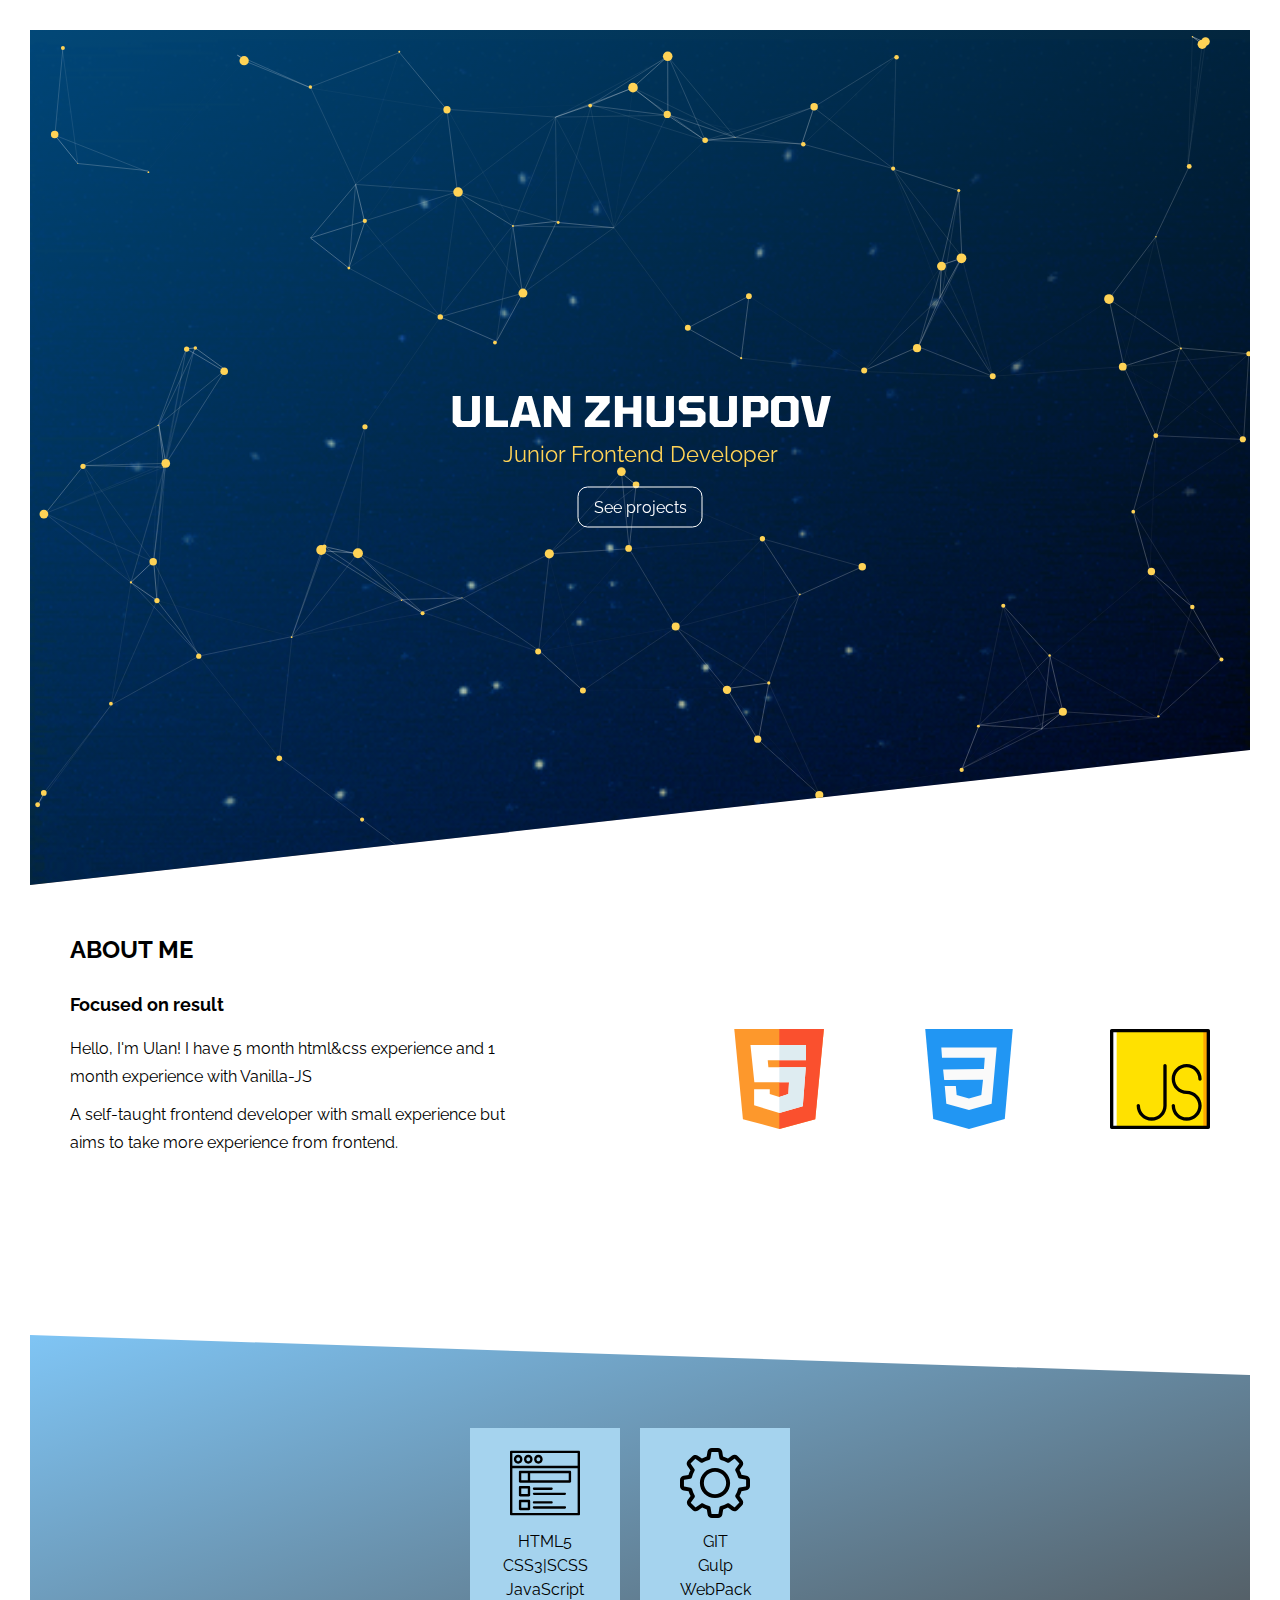
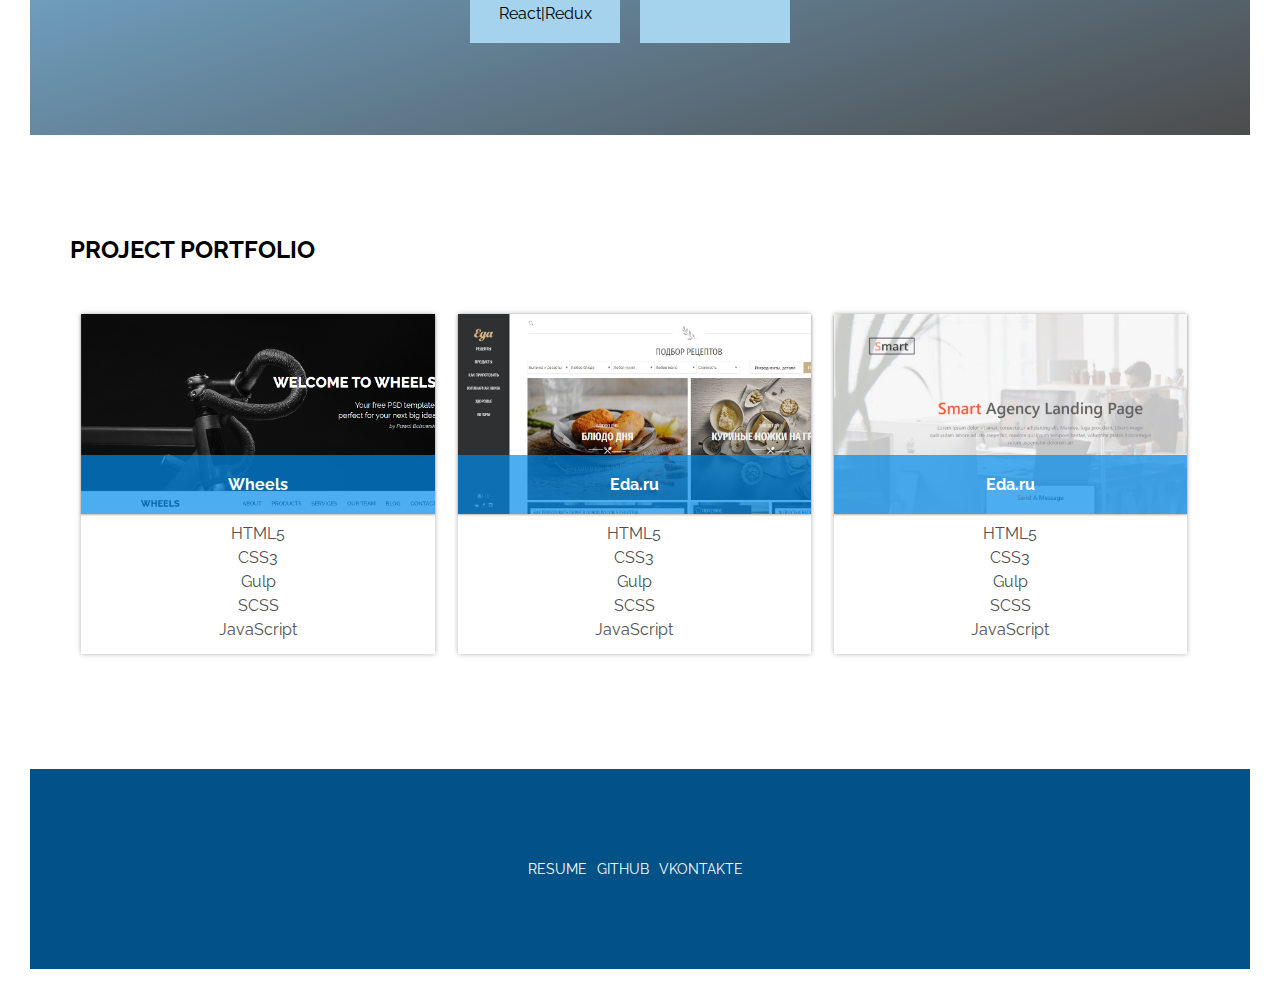
<file: index.html>
<!DOCTYPE html>
<html lang="en">
<head>
  <meta charset="UTF-8">
  <meta name="viewport" content="width=device-width, initial-scale=1.0">
  <meta http-equiv="X-UA-Compatible" content="ie=edge">
  <title>Ulan Zhusupov</title>
  <link href="https://fonts.googleapis.com/css?family=Raleway:400,700|Tomorrow:400,700&display=swap" rel="stylesheet">
  <link rel="stylesheet" href="./css/index.css">
</head>
<body>
  <header id="particles-js" class="header">
    <!-- <div class="header__logo">
      Ulan
    </div> -->
    <div class="header__content">
      <h1 class="header__content__title">Ulan Zhusupov</h1>
      <p class="header__content__prof">Junior Frontend Developer</p>
      <a href="#projects" class="header__content__link">See projects</a>
    </div>
  </header>
  <main>
    
    <section class="about">
      <div class="container">
        <h2 class="about__title">About me</h2>
        <div class="about--wrapper">
          <div class="about__info">
            <h3 class="about__info__title">Focused on result</h3>
            <p>Hello, I'm Ulan! I have 5 month html&css experience and 1 month experience with Vanilla-JS</p>
            <p>A self-taught frontend developer with small experience but aims to take more experience from frontend.</p>
          </div>
          <div class="about__technologies">
            <picture>
              <img width="100" height="100" src="./img/icons/html5.svg" alt="Html5">
            </picture>
            <picture>
              <img width="100" height="100" src="./img/icons/css-3.svg" alt="Css3">
            </picture>
            <picture>
              <img width="100" height="100" src="./img/icons/js.svg" alt="Javascript">
            </picture>
          </div>
        </div>    
      </div>
    </section>

    <section class="features">
      <div class="container">
        <h2 class="visually-hidden">My features</h2>
        <div class="features--wrapper">
          <div class="features__item features__frontend">
            <picture>
              <img width="70" src="./img/icons/browser.svg" alt="">
            </picture>
            <p>HTML5</p>
            <p>CSS3|SCSS</p>
            <p>JavaScript</p>
            <p>React|Redux</p>
          </div>
          <div class="features__item features__deployment">
            <picture>
              <img width="70" src="./img/icons/settings.svg" alt="">
            </picture>
            <p>GIT</p>
            <p>Gulp</p>
            <p>WebPack</p>
          </div>
        </div>
      </div>
    </section>

    <section class="section-projects" id="projects">
      <div class="container">
        <h2 class="section-projects__title">Project portfolio</h2>
        <ul class="project__list">
          <li class="project__item" >
            <div class="project__item--front">
              <div class="project__image" style="background-image: url(./img/@2x/site01.jpg)">
                <h4>Wheels</h4>
              </div>
              <ul>
                <li>HTML5</li>
                <li>CSS3</li>
                <li>Gulp</li>
                <li>SCSS</li>
                <li>JavaScript</li>
              </ul>
            </div>
            <div class="project__item--back">
              <p class="project__item__description">This site will help you find tasty recipe.</p>
              <p>
                <a href="./projects/wheels/" class="project__link" target="_blank">Demo</a>
                <a href="https://github.com/ulanzhusupov/wheels-landing" class="project__link" target="_blank">Code</a>
              </p>
            </div>
          </li>
          <li class="project__item" >
            <div class="project__item--front">
              <div class="project__image" style="background-image: url(./img/@2x/site02.jpg)">
                <h4>Eda.ru</h4>
              </div>
              <ul>
                <li>HTML5</li>
                <li>CSS3</li>
                <li>Gulp</li>
                <li>SCSS</li>
                <li>JavaScript</li>
              </ul>
            </div>
            <div class="project__item--back">
              <p class="project__item__description">This site will help you find tasty recipe.</p>
              <p>
                <a href="./projects/eda/" class="project__link" target="_blank">Demo</a>
                <a href="https://github.com/ulanzhusupov/eda-project" class="project__link" target="_blank">Code</a>
              </p>
            </div>
          </li>
          <li class="project__item" >
            <div class="project__item--front">
              <div class="project__image" style="background-image: url(./img/@2x/site03.JPG)">
                <h4>Eda.ru</h4>
              </div>
              <ul>
                <li>HTML5</li>
                <li>CSS3</li>
                <li>Gulp</li>
                <li>SCSS</li>
                <li>JavaScript</li>
              </ul>
            </div>
            <div class="project__item--back">
              <p class="project__item__description">Site for smart agency landing.</p>
              <p>
                <a href="./projects/smart-agency/" class="project__link" target="_blank">Demo</a>
                <a href="https://github.com/ulanzhusupov/smart-agency-landing" class="project__link" target="_blank">Code</a>
              </p>
            </div>
          </li>
        </ul>
      </div>
    </section>
  </main>

  <footer class="footer">
    <a href="#top" class="footer__logo"></a>
    <ul class="footer__list">
      <li><a href="https://hh.ru/resume/ada95bc4ff073e34ab0039ed1f4b6a48667755" target="_blank" class="resume">Resume</a></li>
      <li><a href="https://github.com/ulanzhusupov" target="_blank">Github</a></li>
      <li><a href="https://vk.com/ulan15" target="_blank">VKONTAKTE</a></li>
    </ul>
  </footer>

  <script src="./js/smoothscroll.min.js"></script>
  <script src="./js/particles.min.js"></script>
  <script src="./js/index.js"></script>
</body>
</html>
</file>
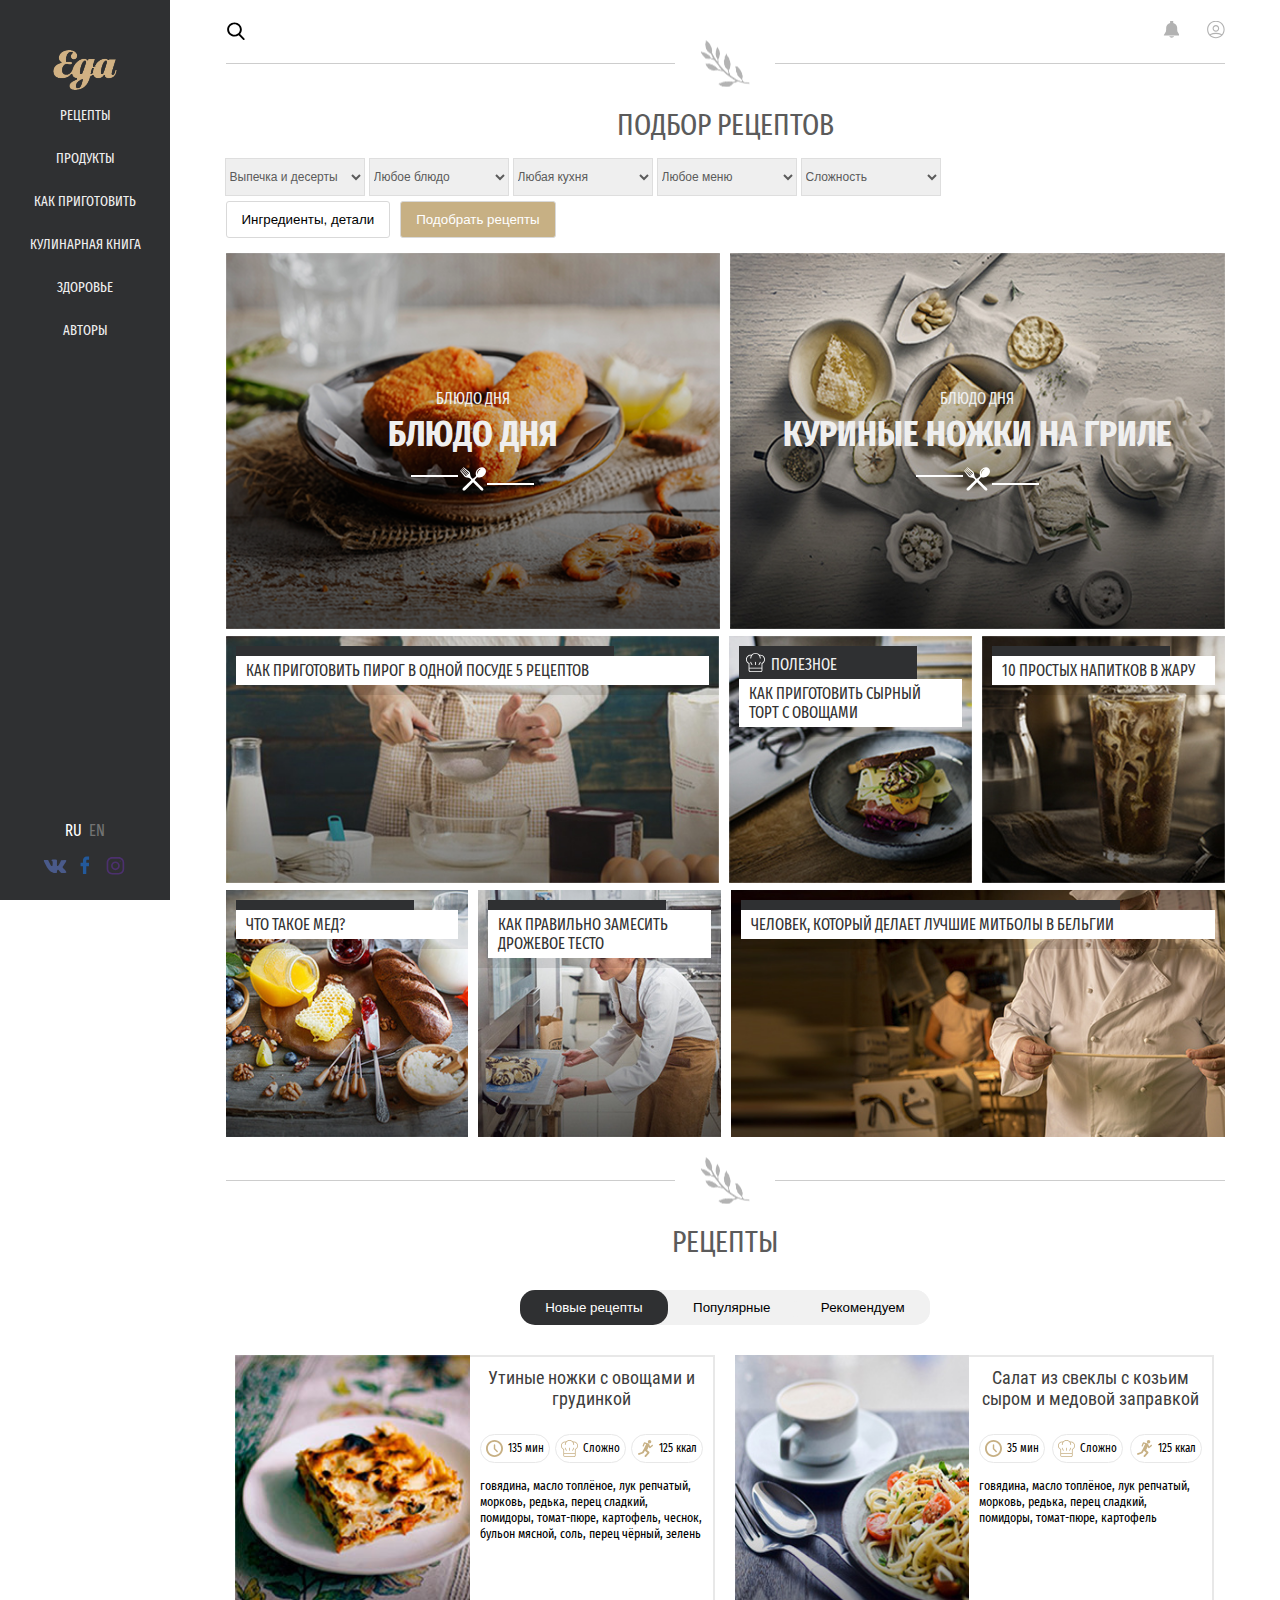
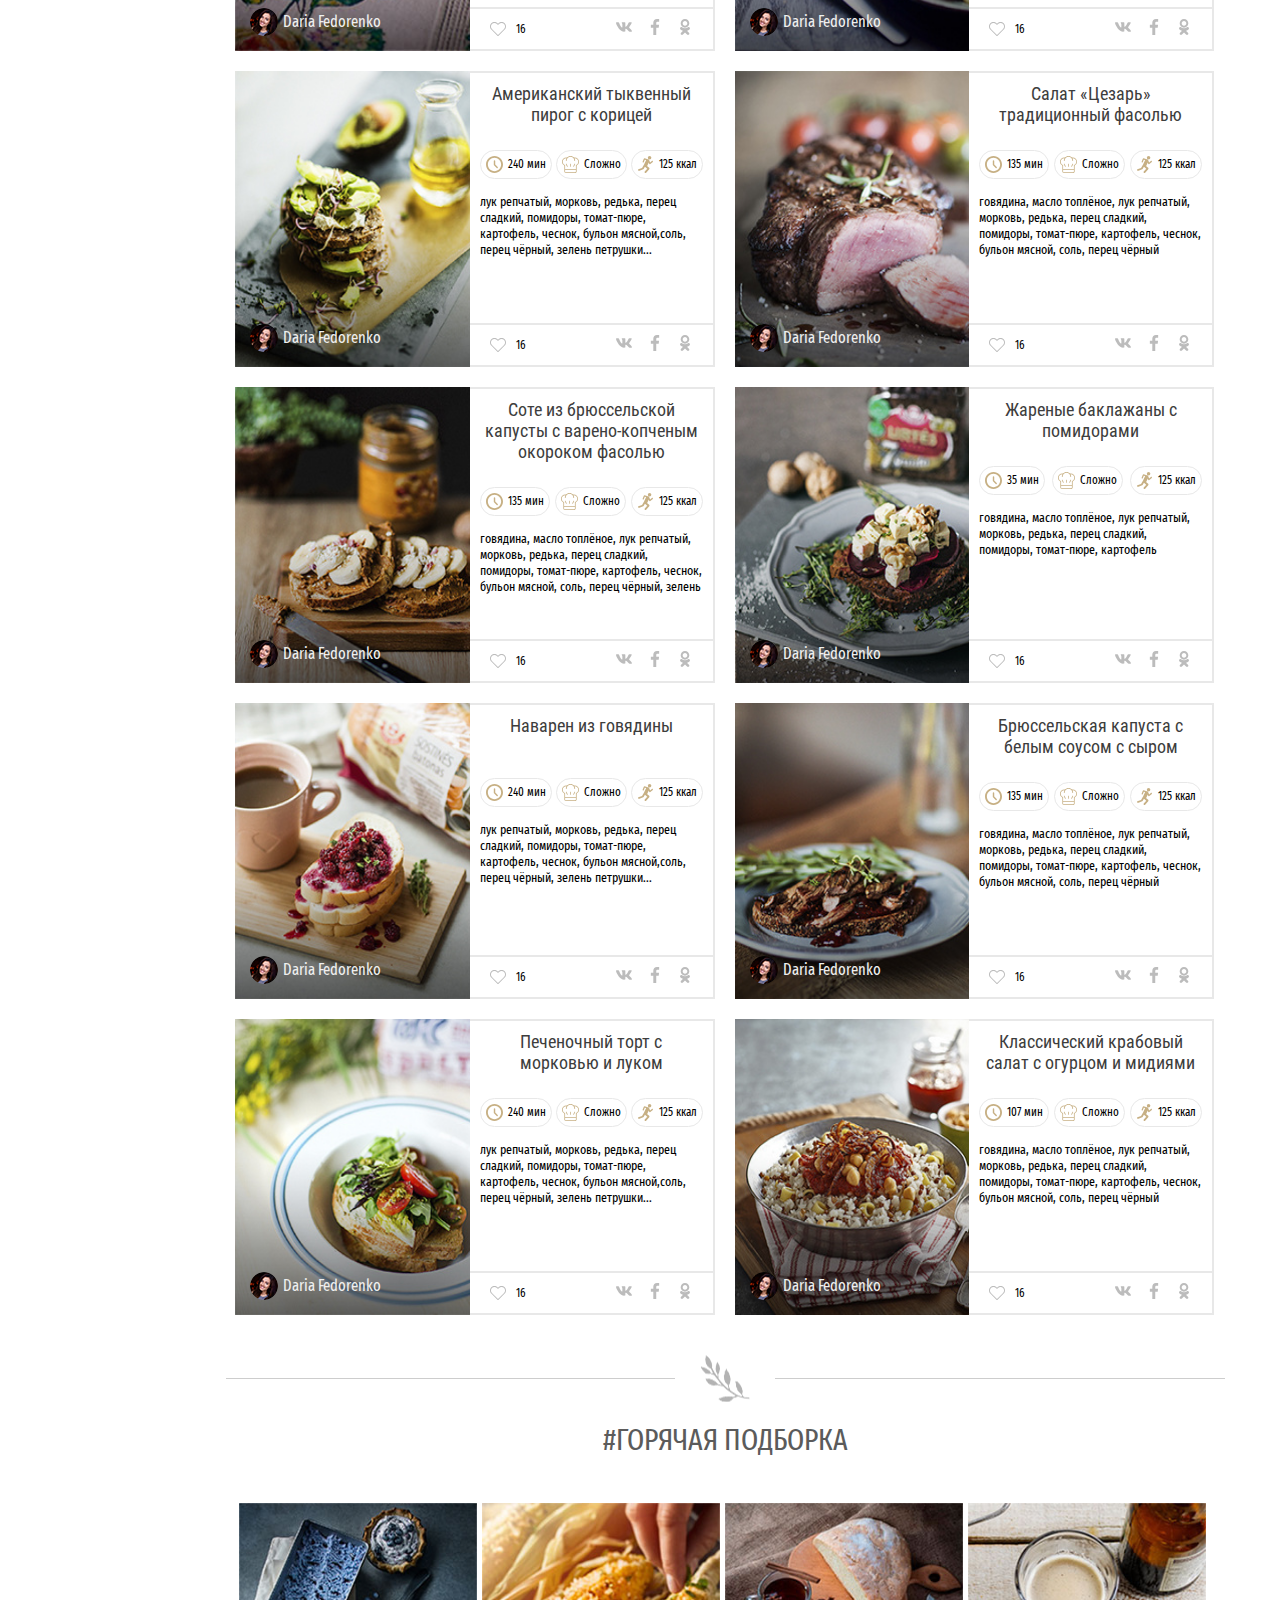
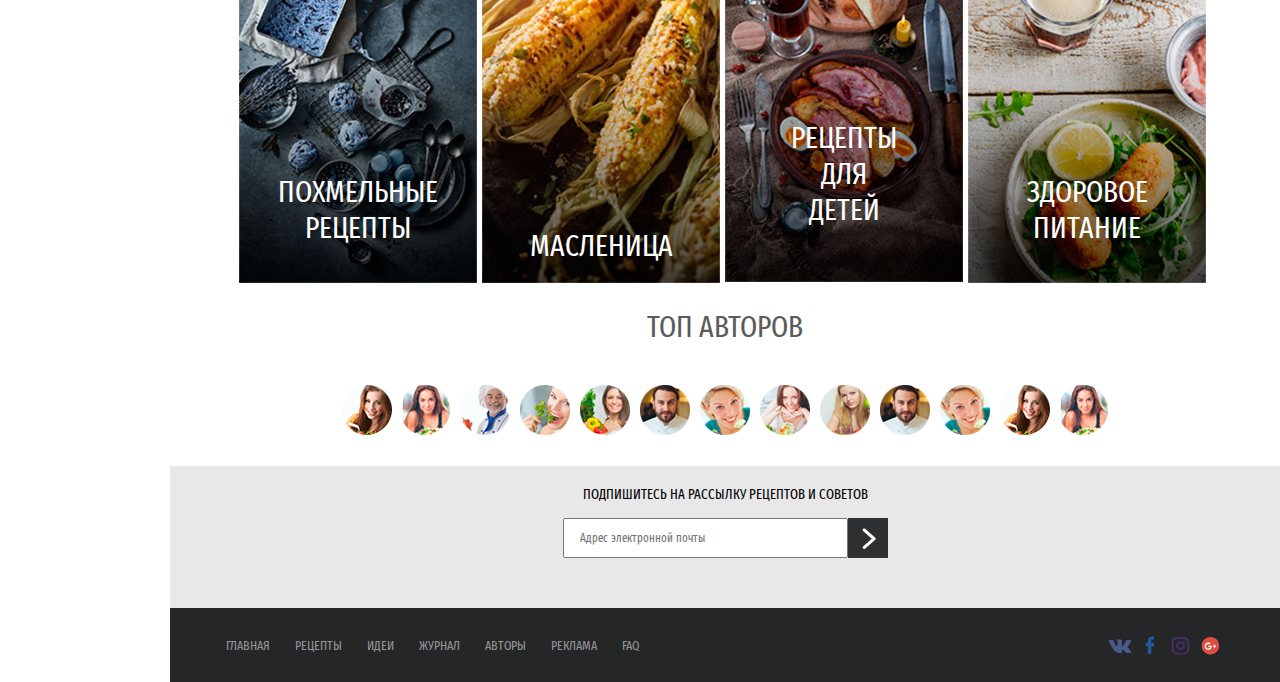
<file: projects/eda/index.html>
<!DOCTYPE html>
<html lang="ru">
<head>
    <meta charset="UTF-8">
    <meta name="viewport" content="width=device-width, initial-scale=1.0">
    <meta http-equiv="X-UA-Compatible" content="ie=edge">
    <title>Eda</title>
    <link rel="stylesheet" href="./css/index.css">
</head>
<body>
    <div class="main-body">
        <sidebar class="sidebar">
            <nav class="navbar">
                <a href="/"><img src="./img/logo.png" alt="Logo"></a>
                
                <ul class="navbar-list">
                    <li><a href="#">Рецепты</a></li>
                    <li><a href="#">Продукты</a></li>
                    <li><a href="#">Как приготовить</a></li>
                    <li><a href="#">Кулинарная книга</a></li>
                    <li><a href="#">Здоровье</a></li>
                    <li><a href="#">Авторы</a></li>
                </ul> 
            </nav>
            <div class="sidebar__footer">
                <ul class="language__list">
                    <li><a href="#" class="language__ru language--active">RU</a></li>
                    <li><a href="#" class="language__en">EN</a></li>
                </ul>
                <ul class="social__list">
                    <li><a href="https://vk.com/" class="social__vk"></a></li>
                    <li><a href="https://facebook.com/" class="social__fb"></a></li>
                    <li><a href="https://instagram.com/" class="social__inst"></a></li>
                </ul>
            </div>
        </sidebar>

        <main class="content">
            <header class="content__header">
                <button class="menu__btn"><span></span></button>
                <p class="header__search">
                    <input type="text" class="header__search__input" placeholder="Поиск по сайту">
                    <button class="header__search__btn"></button>
                </p>
                <div class="header__notification">
                    <a href="#" class="header__notification__bell"></a>
                    <a href="#" class="header__notification__user"></a>
                </div>
            </header>

            <div class="container">
                <div class="header_text mt-20">
                    <div class="leaf"></div>
                    <h1 class="header-section">Подбор рецептов</h1>
                </div>

                <section class="select__recipe">
                    <form action="get" class="recipe__form">
                        <div class="select__list">
                            <select class="select__item" name="select1" id="select1">
                                <option value="Выпечка и десерты">Выпечка и десерты</option>
                            </select>
                            <select class="select__item" name="select1" id="select1">
                                <option value="Выпечка и десерты">Любое блюдо</option>
                            </select>
                            <select class="select__item" name="select1" id="select1">
                                <option value="Выпечка и десерты">Любая кухня</option>
                            </select>
                            <select class="select__item" name="select1" id="select1">
                                <option value="Выпечка и десерты">Любое меню</option>
                            </select>
                            <select class="select__item" name="select1" id="select1">
                                <option value="Выпечка и десерты">Сложность</option>
                            </select>
                        </div>
                        <p class="recipe__form__btns">
                            <button href="#" class="recipe__form__btn">Ингредиенты, детали</button>
                            <button class="recipe__form__btn recipe__form__btn--success">Подобрать рецепты</button>
                        </p>
                    </form>
                </section>
    
                <section class="main_content">
                    <div class="recept_grid">
                        <div class="grid__first">
                            <a href="#" class="main-recept-a">
                                <picture>
                                    <img src="./img/@2x/img1.png" alt="Блюдо дня">
                                </picture>
                                <div class="main__recept__text-overlay">
                                
                                    <span>Блюдо дня</span>
                                    <h1 class="main__recept__title">Блюдо дня</h1>
                                    <div>
                                        <img src="./img/spoon.svg" alt="Spoon and fork icon">
                                    </div>
                                </div>
                            </a>
                            <a href="#" class="main-recept-b">
                                <picture>
                                    <img src="./img/@2x/article2.jpg" alt="Куриные ножки">
                                </picture>

                                <div class="main__recept__text-overlay">
                                    <span>Блюдо дня</span>
                                    <h1 class="main__recept__title">Куриные ножки на гриле</h1>
                                    <div>
                                        <img src="./img/spoon.svg" alt="Spoon and fork icon">
                                    </div>
                                </div>
                            </a>
                        </div>
                        <div class="grid__second">
                            <a href="#" class="main-recept-c">
                                <picture>
                                    <img src="./img/@2x/article3.jpg" alt="ПИРОГ<">
                                </picture>

                                <div class="recept__text-overlay">
                                    <span class="recipe__tag"></span>
                                    <span class="recipe__title">КАК ПРИГОТОВИТЬ ПИРОГ В ОДНОЙ ПОСУДЕ 5 РЕЦЕПТОВ</span>
                                </div>
                            </a>
                            <a href="#" class="main-recept-d">
                                <picture>
                                    <img src="./img/@2x/article4.jpg" alt="СЫРНЫЙ ТОРТ С ОВОЩАМИ">
                                </picture>

                                <div class="recept__text-overlay">
                                    <span class="recipe__tag">
                                            <svg width="19" height="19" xmlns="http://www.w3.org/2000/svg" xmlns:xlink="http://www.w3.org/1999/xlink" version="1.1" id="Layer_1" x="0px" y="0px" viewBox="0 0 469.333 469.333" style="enable-background:new 0 0 469.333 469.333;" xml:space="preserve" width="512px" height="512px" class=""><g><g>
                                                <g>
                                                    <g>
                                                        <path d="M128,224c0-5.896-4.771-10.667-10.667-10.667c-5.896,0-10.667,4.771-10.667,10.667c0,28.01,30.896,66.469,34.417,70.771     c2.115,2.563,5.177,3.896,8.26,3.896c2.375,0,4.771-0.792,6.76-2.417c4.552-3.74,5.208-10.458,1.479-15.021     C146.146,267.292,128,239.437,128,224z" data-original="#000000" class="active-path" data-old_color="#000000" fill="#FFF"/>
                                                        <path d="M352,213.333c-5.896,0-10.667,4.771-10.667,10.667c0,15.385-18.146,43.271-29.583,57.24     c-3.729,4.552-3.063,11.271,1.49,15.01c1.979,1.625,4.375,2.417,6.76,2.417c3.083,0,6.135-1.333,8.25-3.896     c3.521-4.302,34.417-42.76,34.417-70.771C362.667,218.104,357.896,213.333,352,213.333z" data-original="#000000" class="active-path" data-old_color="#000000" fill="#FFF"/>
                                                        <path d="M234.667,213.333c-5.896,0-10.667,4.771-10.667,10.667v64c0,5.896,4.771,10.667,10.667,10.667     s10.667-4.771,10.667-10.667v-64C245.333,218.104,240.562,213.333,234.667,213.333z" data-original="#000000" class="active-path" data-old_color="#000000" fill="#FFF"/>
                                                        <path d="M352,42.667c-6.464,0-13.219,0.855-20.234,2.158C308.273,17.439,273.496,0,234.667,0s-73.607,17.439-97.099,44.824     c-7.016-1.302-13.771-2.158-20.234-2.158C52.635,42.667,0,95.302,0,160c0,44.333,25,84.635,64.25,104.562L64.042,425.76     c-0.01,11.635,4.51,22.573,12.729,30.802c8.229,8.24,19.156,12.771,30.792,12.771h254.25c24,0,43.521-19.521,43.521-43.521     V264.406c39.104-19.979,64-60.219,64-104.406C469.333,95.302,416.698,42.667,352,42.667z M384,425.813     c0,12.229-9.958,22.188-22.188,22.188h-254.25c-5.927,0-11.5-2.313-15.698-6.51c-4.188-4.198-6.5-9.771-6.49-15.708L85.43,384     H384V425.813z M390.604,247.802c-0.563,0.229-1.094,0.5-1.594,0.823c-1.344,0.833-2.448,1.938-3.271,3.208     c-0.833,1.26-1.396,2.719-1.625,4.281c-0.094,0.594-0.125,1.188-0.115,1.792v104.76H85.457l0.137-104.615     c0.01-0.583-0.021-1.177-0.104-1.75c-0.229-1.615-0.823-3.115-1.688-4.417c-0.813-1.219-1.875-2.281-3.167-3.094     c-0.531-0.333-1.094-0.625-1.677-0.865C43.948,232.615,21.333,198.135,21.333,160c0-52.938,43.063-96,96-96     c2.069,0,4.253,0.25,6.396,0.419c-10.792,18.756-17.063,40.43-17.063,63.581c0,5.896,4.771,10.667,10.667,10.667     c5.896,0,10.667-4.771,10.667-10.667c0-58.813,47.854-106.667,106.667-106.667S341.333,69.187,341.333,128     c0,5.896,4.771,10.667,10.667,10.667c5.896,0,10.667-4.771,10.667-10.667c0-23.151-6.271-44.824-17.063-63.581     C347.747,64.25,349.931,64,352,64c52.938,0,96,43.063,96,96C448,198,425.479,232.437,390.604,247.802z" data-original="#000000" class="active-path" data-old_color="#000000" fill="#FFF"/>
                                                    </g>
                                                </g>
                                                </g></g> 
                                            </svg>
                                        ПОЛЕЗНОЕ</span>
                                    <span class="recipe__title">КАК ПРИГОТОВИТЬ СЫРНЫЙ ТОРТ С ОВОЩАМИ </span>
                                </div>
                            </a>
                            <a href="#" class="main-recept-e">
                                <picture>
                                    <img src="./img/@2x/article5.jpg" alt="НАПИТКИ">
                                </picture>

                                <div class="recept__text-overlay">
                                    <span class="recipe__tag"></span>
                                    <span class="recipe__title">10 ПРОСТЫХ НАПИТКОВ В ЖАРУ</span>
                                </div>
                            </a>
                        </div>
                        <div class="grid__third">
                            <a href="#" class="main-recept-f">
                                <picture>
                                    <img src="./img/@2x/article6.jpg" alt="Мед">
                                </picture>

                                <div class="recept__text-overlay">
                                    <span class="recipe__tag"></span>
                                    <span class="recipe__title">ЧТО ТАКОЕ МЕД?</span>
                                </div>
                            </a>
                            <a href="#" class="main-recept-g">
                                <picture>
                                    <img src="./img/@2x/article7.jpg" alt="ТЕСТО">
                                </picture>

                                <div class="recept__text-overlay">
                                    <span class="recipe__tag"></span>
                                    <span class="recipe__title">КАК ПРАВИЛЬНО ЗАМЕСИТЬ ДРОЖЕВОЕ ТЕСТО</span>
                                </div>
                            </a>
                            <a href="#" class="main-recept-h">
                                <picture>
                                    <img src="./img/@2x/article8.jpg" alt="МИТБОЛ">
                                </picture>
                                
                                <div class="recept__text-overlay">
                                    <span class="recipe__tag"></span>
                                    <span class="recipe__title">ЧЕЛОВЕК, КОТОРЫЙ ДЕЛАЕТ ЛУЧШИЕ МИТБОЛЫ В БЕЛЬГИИ</span>
                                </div>
                            </a>
                        </div>
                    </div>
                </section>
                
                <div class="header_text mt20">
                    <div class="leaf"></div>
                    <h1 class="header-section">Рецепты</h1>
                </div>
                
                <section class="tabs">
                    <div class="tabs__btns">
                        <button class="tabs__btn tabs__btn--active">Новые рецепты</button>
                        <button class="tabs__btn">Популярные</button>
                        <button class="tabs__btn">Рекомендуем</button>
                    </div>
    
                    <div class="tabs__content">
                        <ul class="first-content__list first-content--active">
                            <li class="first-content__item">
                                <a href="#" class="recipe__img__link">
                                    
                                    <img src="./img/@2x/newrec1.jpg" alt="New recipe">
                                    
                                    
                                    <p class="recipe__author">
                                        <img src="./img/author.png" alt="Автор рецепта">
                                        Daria Fedorenko
                                    </p>
                                </a>
                                <div class="recipe__info">
                                    <a href="#" class="recipe__info__title">Утиные ножки с овощами и грудинкой</a>
                                    <ul class="recipe__deep__info__list">
                                        <li><img src="./img/icons/clock.svg" alt="Время готовки">135 мин</li>
                                        <li><img src="./img/icons/chiefhat.svg" alt="Сложность рецепта">Сложно</li>
                                        <li><img src="./img/icons/manruns.svg" alt="Каллорийность">125 ккал</li>
                                    </ul>
                                    <p class="recipe__info__ingredients">говядина, масло топлёное, лук репчатый, 
                                        морковь, редька, перец сладкий, помидоры, 
                                        томат-пюре, картофель, чеснок, бульон мясной,
                                        соль, перец чёрный, зелень петрушки...</p>
                                    <div class="recipe__info__footer">
                                        <p class="recipe__likes__wrapper">
                                            <img src="./img/icons/heart.svg" alt="Иконка лайк">
                                            <span class="recipe__likes">16</span>
                                        </p>
                                        <ul class="recipe__socials__list">
                                            <li><a href="https://vk.com"><img src="./img/icons/vk.svg" alt="Vkontakte"></a></li>
                                            <li><a href="https://fb.com"><img src="./img/icons/facebook-app.svg" alt="Facebook"></a></li>
                                            <li><a href="https://ok.ru"><img src="./img/icons/ok.svg" alt="Odnoklassniki"></a></li>
                                        </ul>
                                    </div>
                                </div>
                            </li>
                            <li class="first-content__item">
                                <a href="#" class="recipe__img__link">
                                    
                                    <img src="./img/@2x/newrec2.jpg" alt="New recipe">                                    
                                    
                                    
                                    <p class="recipe__author">
                                        <img src="./img/author.png" alt="Автор рецепта">
                                        Daria Fedorenko
                                    </p>
                                </a>
                                <div class="recipe__info">
                                    <a href="#" class="recipe__info__title">Салат из свеклы с козьим сыром и медовой заправкой</a>
                                    <ul class="recipe__deep__info__list">
                                        <li><img src="./img/icons/clock.svg" alt="Время готовки">35 мин</li>
                                        <li><img src="./img/icons/chiefhat.svg" alt="Сложность рецепта">Сложно</li>
                                        <li><img src="./img/icons/manruns.svg" alt="Каллорийность">125 ккал</li>
                                    </ul>
                                    <p class="recipe__info__ingredients">говядина, масло топлёное, лук репчатый, 
                                        морковь, редька, перец сладкий, помидоры, 
                                        томат-пюре, картофель</p>
                                    <div class="recipe__info__footer">
                                        <p class="recipe__likes__wrapper">
                                            <img src="./img/icons/heart.svg" alt="Иконка лайк">
                                            <span class="recipe__likes">16</span>
                                        </p>
                                        <ul class="recipe__socials__list">
                                            <li><a href="https://vk.com"><img src="./img/icons/vk.svg" alt="Vkontakte"></a></li>
                                            <li><a href="https://fb.com"><img src="./img/icons/facebook-app.svg" alt="Facebook"></a></li>
                                            <li><a href="https://ok.ru"><img src="./img/icons/ok.svg" alt="Odnoklassniki"></a></li>
                                        </ul>
                                    </div>
                                </div>
                            </li>
                            <li class="first-content__item">
                                <a href="#" class="recipe__img__link">
                                    
                                    <img src="./img/@2x/newrec3.jpg" alt="New recipe">                                    
                                    
                                    
                                    <p class="recipe__author">
                                        <img src="./img/author.png" alt="Автор рецепта">
                                        Daria Fedorenko
                                    </p>
                                </a>
                                <div class="recipe__info">
                                    <a href="#" class="recipe__info__title">Американский тыквенный пирог с корицей</a>
                                    <ul class="recipe__deep__info__list">
                                        <li><img src="./img/icons/clock.svg" alt="Время готовки">240 мин</li>
                                        <li><img src="./img/icons/chiefhat.svg" alt="Сложность рецепта">Сложно</li>
                                        <li><img src="./img/icons/manruns.svg" alt="Каллорийность">125 ккал</li>
                                    </ul>
                                    <p class="recipe__info__ingredients">лук репчатый, морковь, редька, перец сладкий, помидоры, томат-пюре, картофель, чеснок, бульон мясной,соль, перец чёрный, зелень петрушки...</p>
                                    <div class="recipe__info__footer">
                                        <p class="recipe__likes__wrapper">
                                            <img src="./img/icons/heart.svg" alt="Иконка лайк">
                                            <span class="recipe__likes">16</span>
                                        </p>
                                        <ul class="recipe__socials__list">
                                            <li><a href="https://vk.com"><img src="./img/icons/vk.svg" alt="Vkontakte"></a></li>
                                            <li><a href="https://fb.com"><img src="./img/icons/facebook-app.svg" alt="Facebook"></a></li>
                                            <li><a href="https://ok.ru"><img src="./img/icons/ok.svg" alt="Odnoklassniki"></a></li>
                                        </ul>
                                    </div>
                                </div>
                            </li>
                            <li class="first-content__item">
                                <a href="#" class="recipe__img__link">
                                    
                                    <img src="./img/@2x/newrec4.jpg" alt="New recipe">                                    
                                    
                                    
                                    <p class="recipe__author">
                                        <img src="./img/author.png" alt="Автор рецепта">
                                        Daria Fedorenko
                                    </p>
                                </a>
                                <div class="recipe__info">
                                    <a href="#" class="recipe__info__title">Салат «Цезарь» традиционный фасолью</a>
                                    <ul class="recipe__deep__info__list">
                                        <li><img src="./img/icons/clock.svg" alt="Время готовки">135 мин</li>
                                        <li><img src="./img/icons/chiefhat.svg" alt="Сложность рецепта">Сложно</li>
                                        <li><img src="./img/icons/manruns.svg" alt="Каллорийность">125 ккал</li>
                                    </ul>
                                    <p class="recipe__info__ingredients">говядина, масло топлёное, лук репчатый, 
                                        морковь, редька, перец сладкий, помидоры, 
                                        томат-пюре, картофель, чеснок, бульон мясной,
                                        соль, перец чёрный</p>
                                    <div class="recipe__info__footer">
                                        <p class="recipe__likes__wrapper">
                                            <img src="./img/icons/heart.svg" alt="Иконка лайк">
                                            <span class="recipe__likes">16</span>
                                        </p>
                                        <ul class="recipe__socials__list">
                                            <li><a href="https://vk.com"><img src="./img/icons/vk.svg" alt="Vkontakte"></a></li>
                                            <li><a href="https://fb.com"><img src="./img/icons/facebook-app.svg" alt="Facebook"></a></li>
                                            <li><a href="https://ok.ru"><img src="./img/icons/ok.svg" alt="Odnoklassniki"></a></li>
                                        </ul>
                                    </div>
                                </div>
                            </li>
                            <li class="first-content__item">
                                <a href="#" class="recipe__img__link">
                                    
                                    <img src="./img/@2x/newrec5.jpg" alt="New recipe">                                    
                                    
                                    
                                    <p class="recipe__author">
                                        <img src="./img/author.png" alt="Автор рецепта">
                                        Daria Fedorenko
                                    </p>
                                </a>
                                <div class="recipe__info">
                                    <a href="#" class="recipe__info__title">Соте из брюссельской капусты с варено-копченым окороком фасолью</a>
                                    <ul class="recipe__deep__info__list">
                                        <li><img src="./img/icons/clock.svg" alt="Время готовки">135 мин</li>
                                        <li><img src="./img/icons/chiefhat.svg" alt="Сложность рецепта">Сложно</li>
                                        <li><img src="./img/icons/manruns.svg" alt="Каллорийность">125 ккал</li>
                                    </ul>
                                    <p class="recipe__info__ingredients">говядина, масло топлёное, лук репчатый, 
                                        морковь, редька, перец сладкий, помидоры, 
                                        томат-пюре, картофель, чеснок, бульон мясной,
                                        соль, перец чёрный, зелень петрушки...</p>
                                    <div class="recipe__info__footer">
                                        <p class="recipe__likes__wrapper">
                                            <img src="./img/icons/heart.svg" alt="Иконка лайк">
                                            <span class="recipe__likes">16</span>
                                        </p>
                                        <ul class="recipe__socials__list">
                                            <li><a href="https://vk.com"><img src="./img/icons/vk.svg" alt="Vkontakte"></a></li>
                                            <li><a href="https://fb.com"><img src="./img/icons/facebook-app.svg" alt="Facebook"></a></li>
                                            <li><a href="https://ok.ru"><img src="./img/icons/ok.svg" alt="Odnoklassniki"></a></li>
                                        </ul>
                                    </div>
                                </div>
                            </li>
                            <li class="first-content__item">
                                <a href="#" class="recipe__img__link">
                                    
                                    <img src="./img/@2x/newrec6.jpg" alt="New recipe">                                    
                                    
                                    
                                    <p class="recipe__author">
                                        <img src="./img/author.png" alt="Автор рецепта">
                                        Daria Fedorenko
                                    </p>
                                </a>
                                <div class="recipe__info">
                                    <a href="#" class="recipe__info__title">Жареные баклажаны с помидорами</a>
                                    <ul class="recipe__deep__info__list">
                                        <li><img src="./img/icons/clock.svg" alt="Время готовки">35 мин</li>
                                        <li><img src="./img/icons/chiefhat.svg" alt="Сложность рецепта">Сложно</li>
                                        <li><img src="./img/icons/manruns.svg" alt="Каллорийность">125 ккал</li>
                                    </ul>
                                    <p class="recipe__info__ingredients">говядина, масло топлёное, лук репчатый, 
                                        морковь, редька, перец сладкий, помидоры, 
                                        томат-пюре, картофель</p>
                                    <div class="recipe__info__footer">
                                        <p class="recipe__likes__wrapper">
                                            <img src="./img/icons/heart.svg" alt="Иконка лайк">
                                            <span class="recipe__likes">16</span>
                                        </p>
                                        <ul class="recipe__socials__list">
                                            <li><a href="https://vk.com"><img src="./img/icons/vk.svg" alt="Vkontakte"></a></li>
                                            <li><a href="https://fb.com"><img src="./img/icons/facebook-app.svg" alt="Facebook"></a></li>
                                            <li><a href="https://ok.ru"><img src="./img/icons/ok.svg" alt="Odnoklassniki"></a></li>
                                        </ul>
                                    </div>
                                </div>
                            </li>
                            <li class="first-content__item">
                                <a href="#" class="recipe__img__link">
                                    
                                    <img src="./img/@2x/newrec7.jpg" alt="New recipe">                                    
                                    
                                    
                                    <p class="recipe__author">
                                        <img src="./img/author.png" alt="Автор рецепта">
                                        Daria Fedorenko
                                    </p>
                                </a>
                                <div class="recipe__info">
                                    <a href="#" class="recipe__info__title">Наварен из говядины</a>
                                    <ul class="recipe__deep__info__list">
                                        <li><img src="./img/icons/clock.svg" alt="Время готовки">240 мин</li>
                                        <li><img src="./img/icons/chiefhat.svg" alt="Сложность рецепта">Сложно</li>
                                        <li><img src="./img/icons/manruns.svg" alt="Каллорийность">125 ккал</li>
                                    </ul>
                                    <p class="recipe__info__ingredients">лук репчатый, морковь, редька, перец сладкий, помидоры, томат-пюре, картофель, чеснок, бульон мясной,соль, перец чёрный, зелень петрушки...</p>
                                    <div class="recipe__info__footer">
                                        <p class="recipe__likes__wrapper">
                                            <img src="./img/icons/heart.svg" alt="Иконка лайк">
                                            <span class="recipe__likes">16</span>
                                        </p>
                                        <ul class="recipe__socials__list">
                                            <li><a href="https://vk.com"><img src="./img/icons/vk.svg" alt="Vkontakte"></a></li>
                                            <li><a href="https://fb.com"><img src="./img/icons/facebook-app.svg" alt="Facebook"></a></li>
                                            <li><a href="https://ok.ru"><img src="./img/icons/ok.svg" alt="Odnoklassniki"></a></li>
                                        </ul>
                                    </div>
                                </div>
                            </li>
                            <li class="first-content__item">
                                <a href="#" class="recipe__img__link">
                                    
                                    <img src="./img/@2x/newrec8.jpg" alt="New recipe">                                    
                                    
                                    
                                    <p class="recipe__author">
                                        <img src="./img/author.png" alt="Автор рецепта">
                                        Daria Fedorenko
                                    </p>
                                </a>
                                <div class="recipe__info">
                                    <a href="#" class="recipe__info__title">Брюссельская капуста с белым соусом с сыром</a>
                                    <ul class="recipe__deep__info__list">
                                        <li><img src="./img/icons/clock.svg" alt="Время готовки">135 мин</li>
                                        <li><img src="./img/icons/chiefhat.svg" alt="Сложность рецепта">Сложно</li>
                                        <li><img src="./img/icons/manruns.svg" alt="Каллорийность">125 ккал</li>
                                    </ul>
                                    <p class="recipe__info__ingredients">говядина, масло топлёное, лук репчатый, 
                                        морковь, редька, перец сладкий, помидоры, 
                                        томат-пюре, картофель, чеснок, бульон мясной,
                                        соль, перец чёрный</p>
                                    <div class="recipe__info__footer">
                                        <p class="recipe__likes__wrapper">
                                            <img src="./img/icons/heart.svg" alt="Иконка лайк">
                                            <span class="recipe__likes">16</span>
                                        </p>
                                        <ul class="recipe__socials__list">
                                            <li><a href="https://vk.com"><img src="./img/icons/vk.svg" alt="Vkontakte"></a></li>
                                            <li><a href="https://fb.com"><img src="./img/icons/facebook-app.svg" alt="Facebook"></a></li>
                                            <li><a href="https://ok.ru"><img src="./img/icons/ok.svg" alt="Odnoklassniki"></a></li>
                                        </ul>
                                    </div>
                                </div>
                            </li>
                            <li class="first-content__item">
                                <a href="#" class="recipe__img__link">
                                    
                                    <img src="./img/@2x/newrec9.jpg" alt="New recipe">                                    
                                    
                                    
                                    <p class="recipe__author">
                                        <img src="./img/author.png" alt="Автор рецепта">
                                        Daria Fedorenko
                                    </p>
                                </a>
                                <div class="recipe__info">
                                    <a href="#" class="recipe__info__title">Печеночный торт с морковью и луком</a>
                                    <ul class="recipe__deep__info__list">
                                        <li><img src="./img/icons/clock.svg" alt="Время готовки">240 мин</li>
                                        <li><img src="./img/icons/chiefhat.svg" alt="Сложность рецепта">Сложно</li>
                                        <li><img src="./img/icons/manruns.svg" alt="Каллорийность">125 ккал</li>
                                    </ul>
                                    <p class="recipe__info__ingredients">лук репчатый, морковь, редька, перец сладкий, помидоры, томат-пюре, картофель, чеснок, бульон мясной,соль, перец чёрный, зелень петрушки...</p>
                                    <div class="recipe__info__footer">
                                        <p class="recipe__likes__wrapper">
                                            <img src="./img/icons/heart.svg" alt="Иконка лайк">
                                            <span class="recipe__likes">16</span>
                                        </p>
                                        <ul class="recipe__socials__list">
                                            <li><a href="https://vk.com"><img src="./img/icons/vk.svg" alt="Vkontakte"></a></li>
                                            <li><a href="https://fb.com"><img src="./img/icons/facebook-app.svg" alt="Facebook"></a></li>
                                            <li><a href="https://ok.ru"><img src="./img/icons/ok.svg" alt="Odnoklassniki"></a></li>
                                        </ul>
                                    </div>
                                </div>
                            </li>
                            <li class="first-content__item">
                                <a href="#" class="recipe__img__link">
                                    
                                    <img src="./img/@2x/newrec10.jpg" alt="New recipe">                                    
                                    
                                    
                                    <p class="recipe__author">
                                        <img src="./img/author.png" alt="Автор рецепта">
                                        Daria Fedorenko
                                    </p>
                                </a>
                                <div class="recipe__info">
                                    <a href="#" class="recipe__info__title">Классический крабовый салат с огурцом и мидиями</a>
                                    <ul class="recipe__deep__info__list">
                                        <li><img src="./img/icons/clock.svg" alt="Время готовки">107 мин</li>
                                        <li><img src="./img/icons/chiefhat.svg" alt="Сложность рецепта">Сложно</li>
                                        <li><img src="./img/icons/manruns.svg" alt="Каллорийность">125 ккал</li>
                                    </ul>
                                    <p class="recipe__info__ingredients">говядина, масло топлёное, лук репчатый, 
                                        морковь, редька, перец сладкий, помидоры, 
                                        томат-пюре, картофель, чеснок, бульон мясной,
                                        соль, перец чёрный</p>
                                    <div class="recipe__info__footer">
                                        <p class="recipe__likes__wrapper">
                                            <img src="./img/icons/heart.svg" alt="Иконка лайк">
                                            <span class="recipe__likes">16</span>
                                        </p>
                                        <ul class="recipe__socials__list">
                                            <li><a href="https://vk.com"><img src="./img/icons/vk.svg" alt="Vkontakte"></a></li>
                                            <li><a href="https://fb.com"><img src="./img/icons/facebook-app.svg" alt="Facebook"></a></li>
                                            <li><a href="https://ok.ru"><img src="./img/icons/ok.svg" alt="Odnoklassniki"></a></li>
                                        </ul>
                                    </div>
                                </div>
                            </li>
                        </ul>
                    </div>
                </section>

                <div class="header_text mt20">
                    <div class="leaf"></div>
                    <h1 class="header-section">#Горячая подборка</h1>
                </div>

                <section class="compilation">
                    <h2 class="visually-hidden">Подборка рецептов</h2>

                    <ul class="compilation__list">
                        <li class="compilation__item">
                            <a href="#">
                                <picture>
                                    <img width="268" src="./img/@2x/comp1.jpg" alt="Похмельные рецепты">
                                </picture>
                                <h3 class="compilation__title">Похмельные рецепты</h3>
                            </a>
                        </li>
                        <li class="compilation__item">
                            <a href="#">
                                <picture>
                                    <img width="268" src="./img/@2x/comp2.jpg" alt="Масленица">
                                </picture>
                                <h3 class="compilation__title">Масленица</h3>
                            </a>
                        </li>
                        <li class="compilation__item">
                            <a href="#">
                                <picture>
                                    <img width="268" src="./img/@2x/comp3.jpg" alt="Рецепты для детей">
                                </picture>
                                <h3 class="compilation__title">Рецепты для детей</h3>
                            </a>
                        </li>
                        <li class="compilation__item">
                            <a href="#">
                                <picture>
                                    <img width="268" src="./img/@2x/comp4.jpg" alt="Здоровое питание">
                                </picture>
                                <h3 class="compilation__title">Здоровое питание</h3>
                            </a>
                        </li>
                    </ul>
                </section>

                <div class="header_text mt20">
                    <h1 class="header-section">Топ авторов</h1>
                </div>

                <section class="author">
                    <h2 class="visually-hidden">Авторы рецептов</h2>
                    <ul class="author__list">
                        <li><a href="#"><img src="./img/@2x/authors/author1.png" alt="Авторы"></a></li>
                        <li><a href="#"><img src="./img/@2x/authors/author2.png" alt="Авторы"></a></li>
                        <li><a href="#"><img src="./img/@2x/authors/author3.png" alt="Авторы"></a></li>
                        <li><a href="#"><img src="./img/@2x/authors/author4.png" alt="Авторы"></a></li>
                        <li><a href="#"><img src="./img/@2x/authors/author5.png" alt="Авторы"></a></li>
                        <li><a href="#"><img src="./img/@2x/authors/author6.png" alt="Авторы"></a></li>
                        <li><a href="#"><img src="./img/@2x/authors/author7.png" alt="Авторы"></a></li>
                        <li><a href="#"><img src="./img/@2x/authors/author8.png" alt="Авторы"></a></li>
                        <li><a href="#"><img src="./img/@2x/authors/author9.png" alt="Авторы"></a></li>
                        <li><a href="#"><img src="./img/@2x/authors/author6.png" alt="Авторы"></a></li>
                        <li><a href="#"><img src="./img/@2x/authors/author7.png" alt="Авторы"></a></li>
                        <li><a href="#"><img src="./img/@2x/authors/author1.png" alt="Авторы"></a></li>
                        <li><a href="#"><img src="./img/@2x/authors/author2.png" alt="Авторы"></a></li>
                    </ul>
                </section>
            </div>

            <section class="mail-registration">
                <div class="container-fool">
                    <h2 class="mail-registration__title">ПОДПИШИТЕСЬ НА РАССЫЛКУ РЕЦЕПТОВ И СОВЕТОВ</h2>
                    <p>
                        <input class="mail-registration__input" type="text" placeholder="Адрес электронной почты">
                        <button class="mail-registration__btn"></button>
                    </p>
                </div>
            </section>

            <footer class="footer">
                <div class="container">
                    <div class="footer__wrapper">
                        <ul class="footer__list">
                            <li class="footer__item"><a href="#">ГЛАВНАЯ</a></li>
                            <li class="footer__item"><a href="#">РЕЦЕПТЫ</a></li>
                            <li class="footer__item"><a href="#">ИДЕИ</a></li>
                            <li class="footer__item"><a href="#">ЖУРНАЛ</a></li>
                            <li class="footer__item"><a href="#">АВТОРЫ</a></li>
                            <li class="footer__item"><a href="#">РЕКЛАМА</a></li>
                            <li class="footer__item"><a href="#">FAQ</a></li>
                        </ul>
    
                        <ul class="footer__list">
                            <li><a href="https://vk.com/" class="social__vk"></a></li>
                            <li><a href="https://facebook.com/" class="social__fb"></a></li>
                            <li><a href="https://instagram.com/" class="social__inst"></a></li>
                            <li><a href="https://instagram.com/" class="social__gplus"></a></li>
                        </ul>
                    </div>
                </div>
            </footer>

        </main>
    </div>

    <script src="./js/index.js"></script>
</body>
</html>
</file>
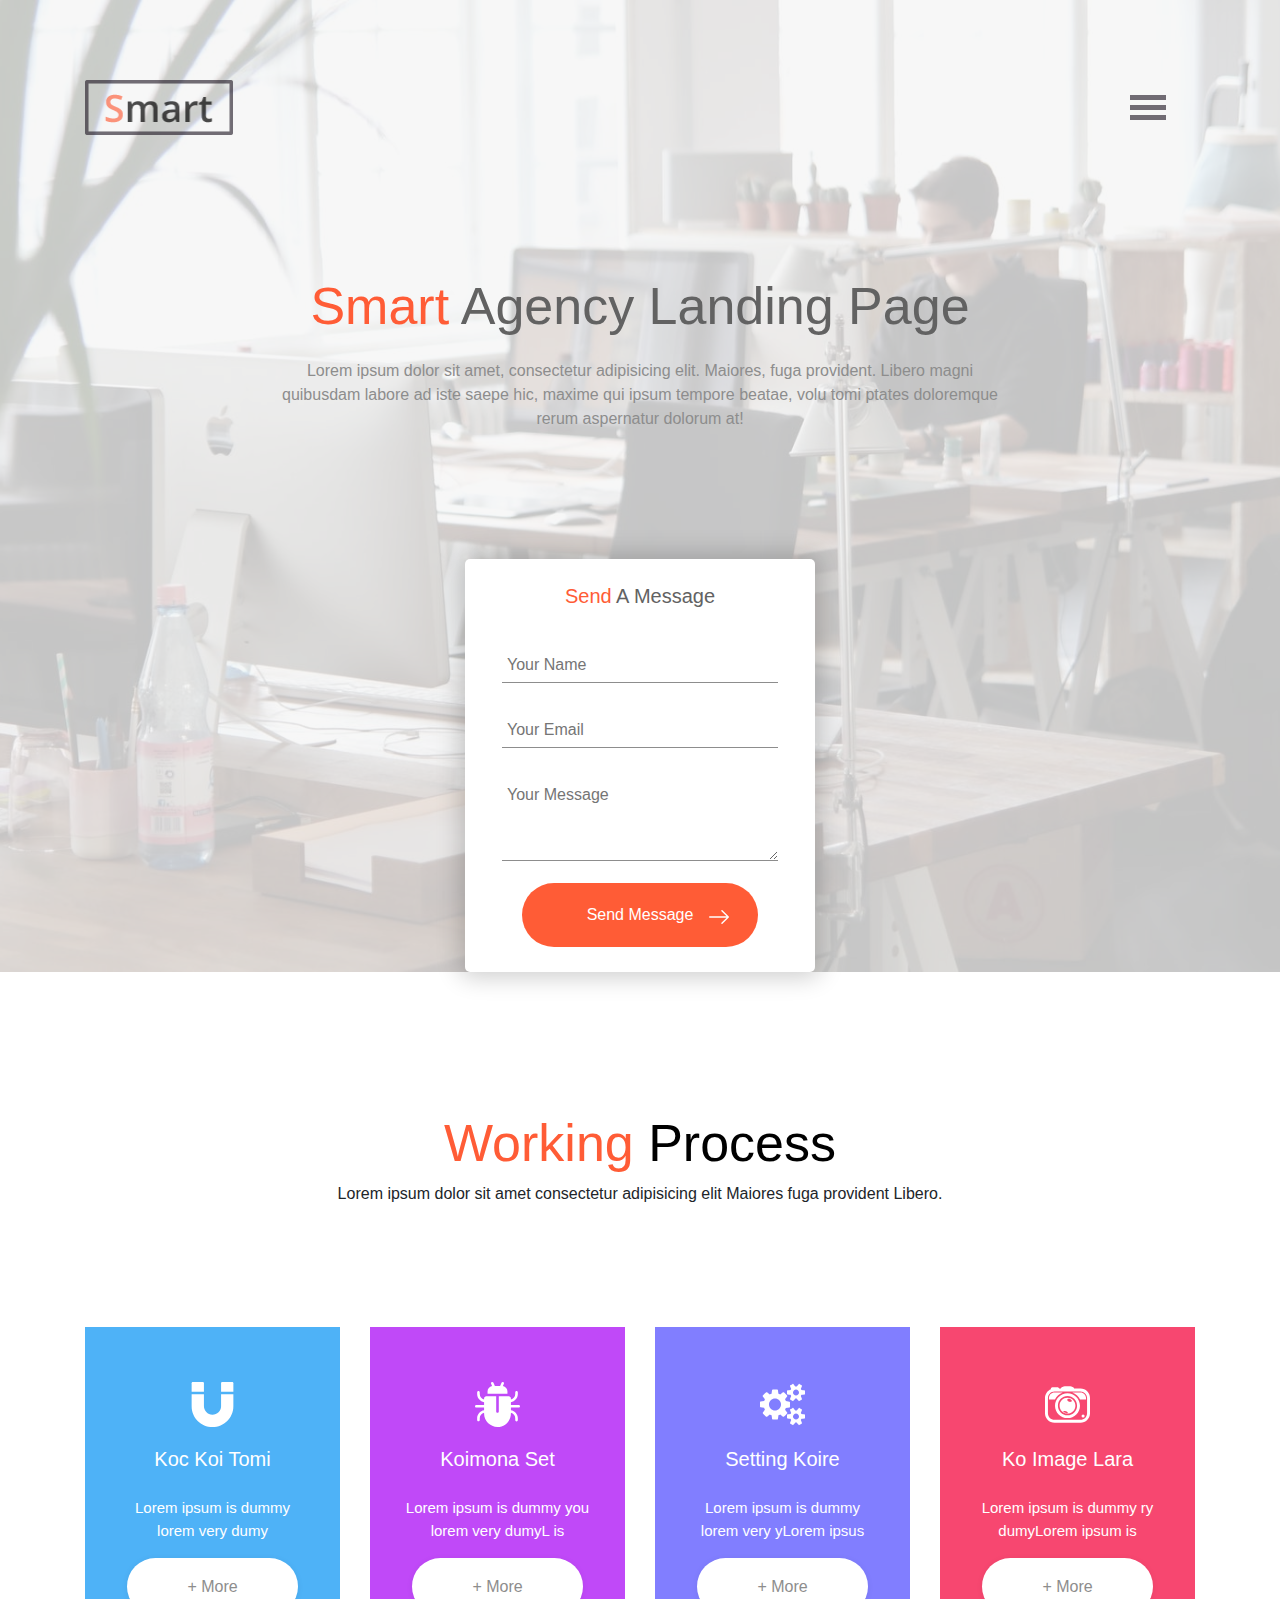
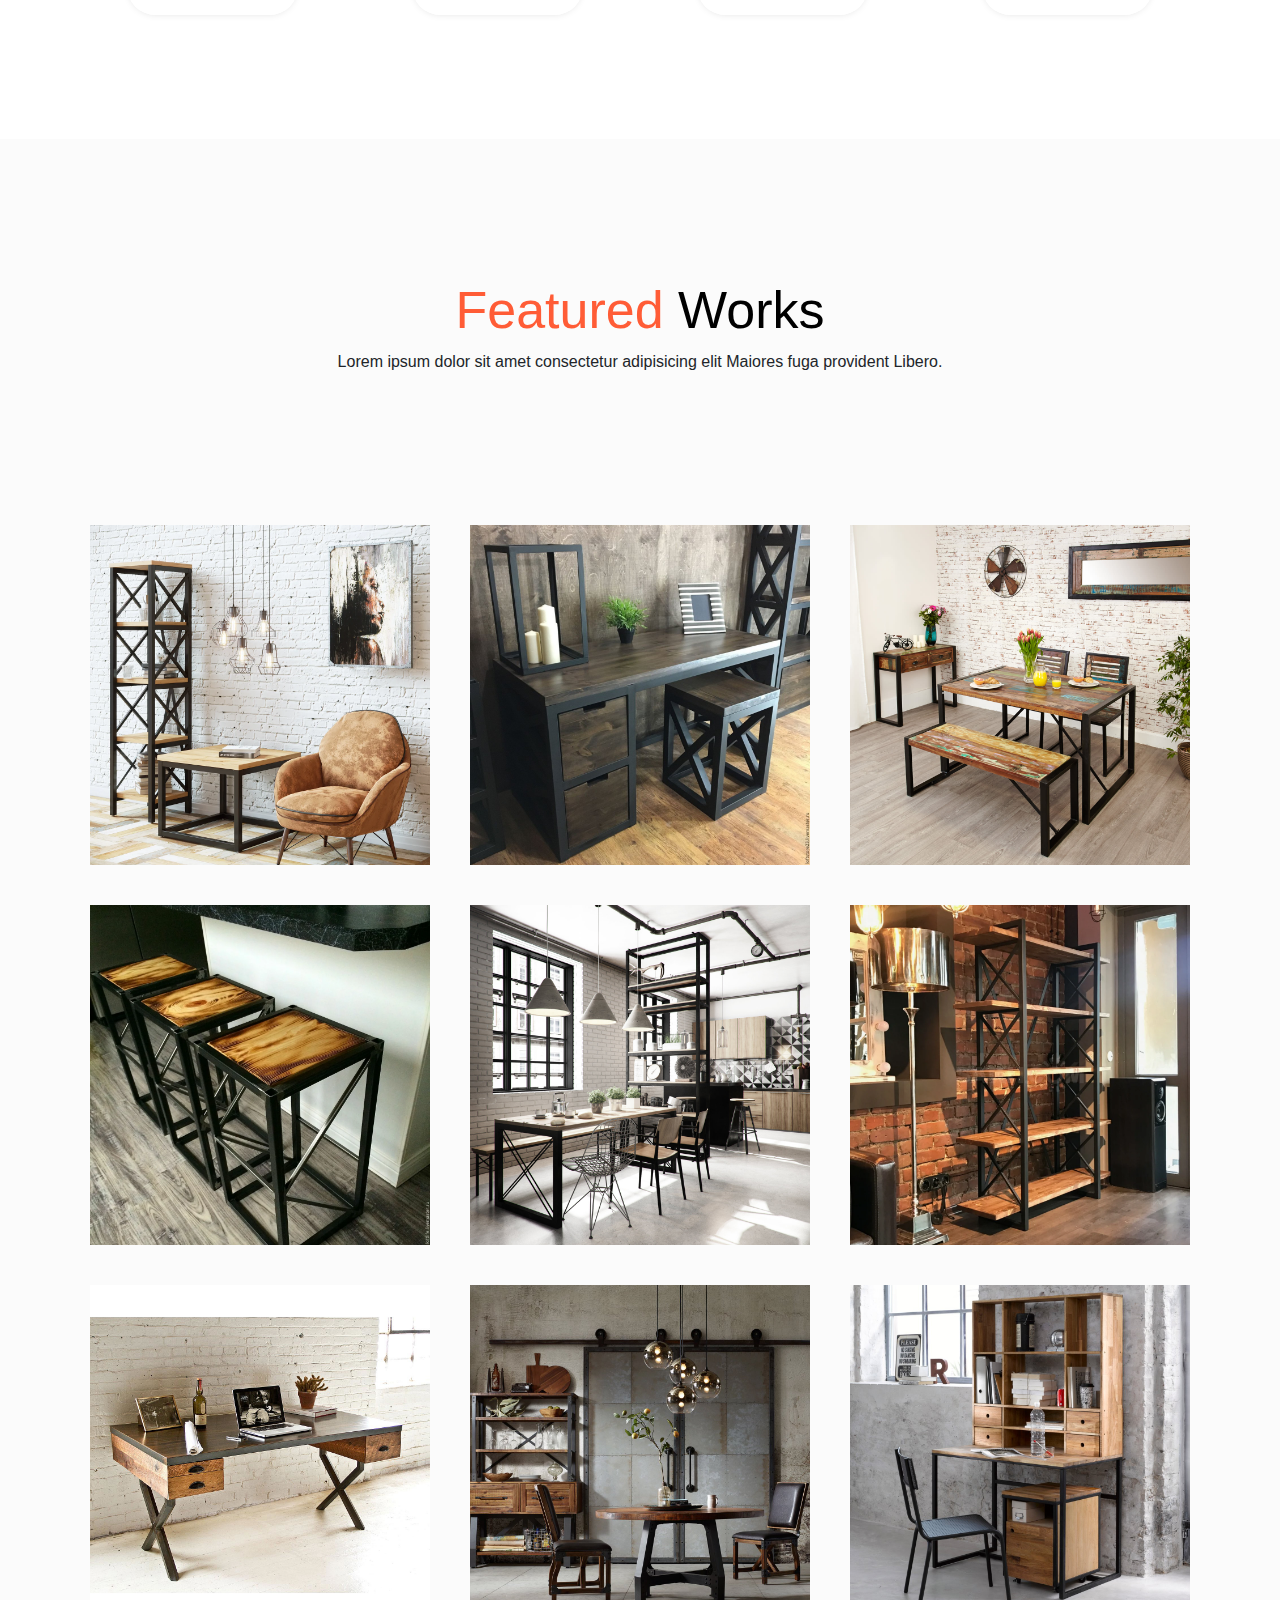
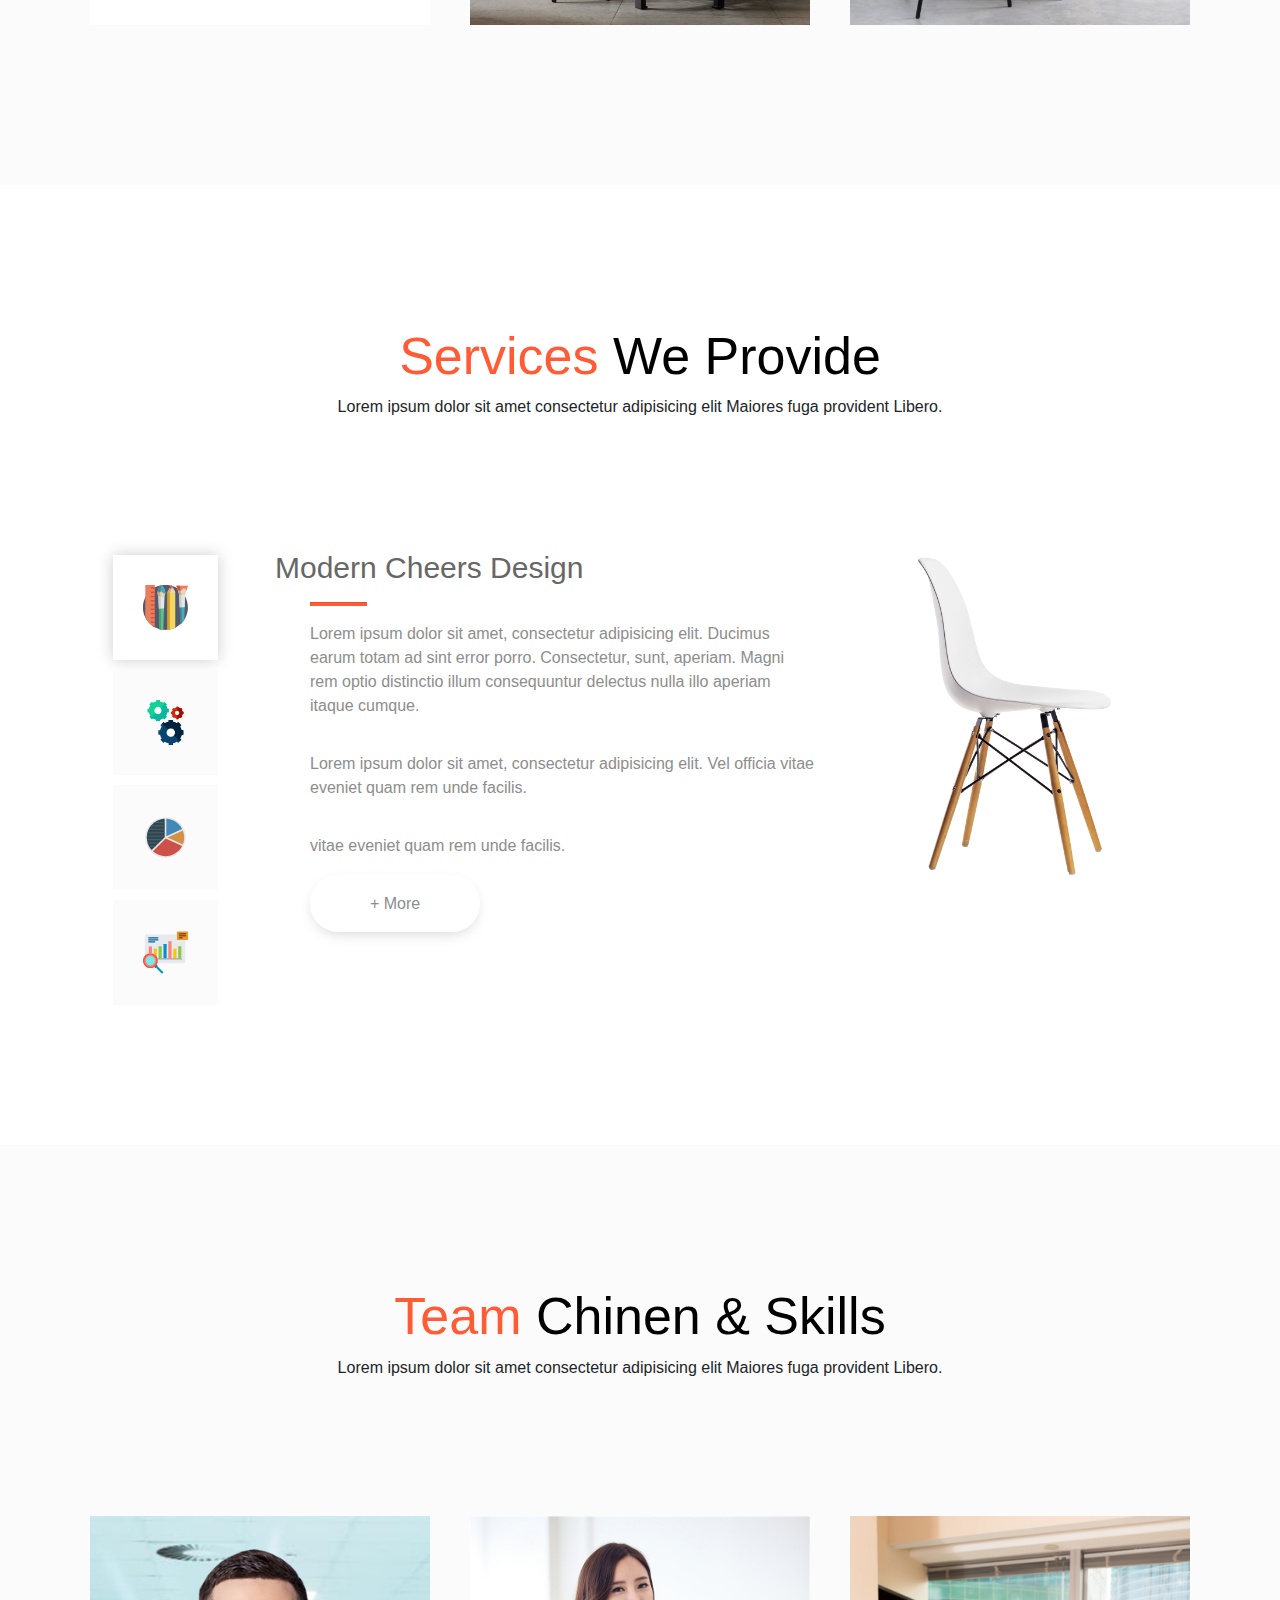
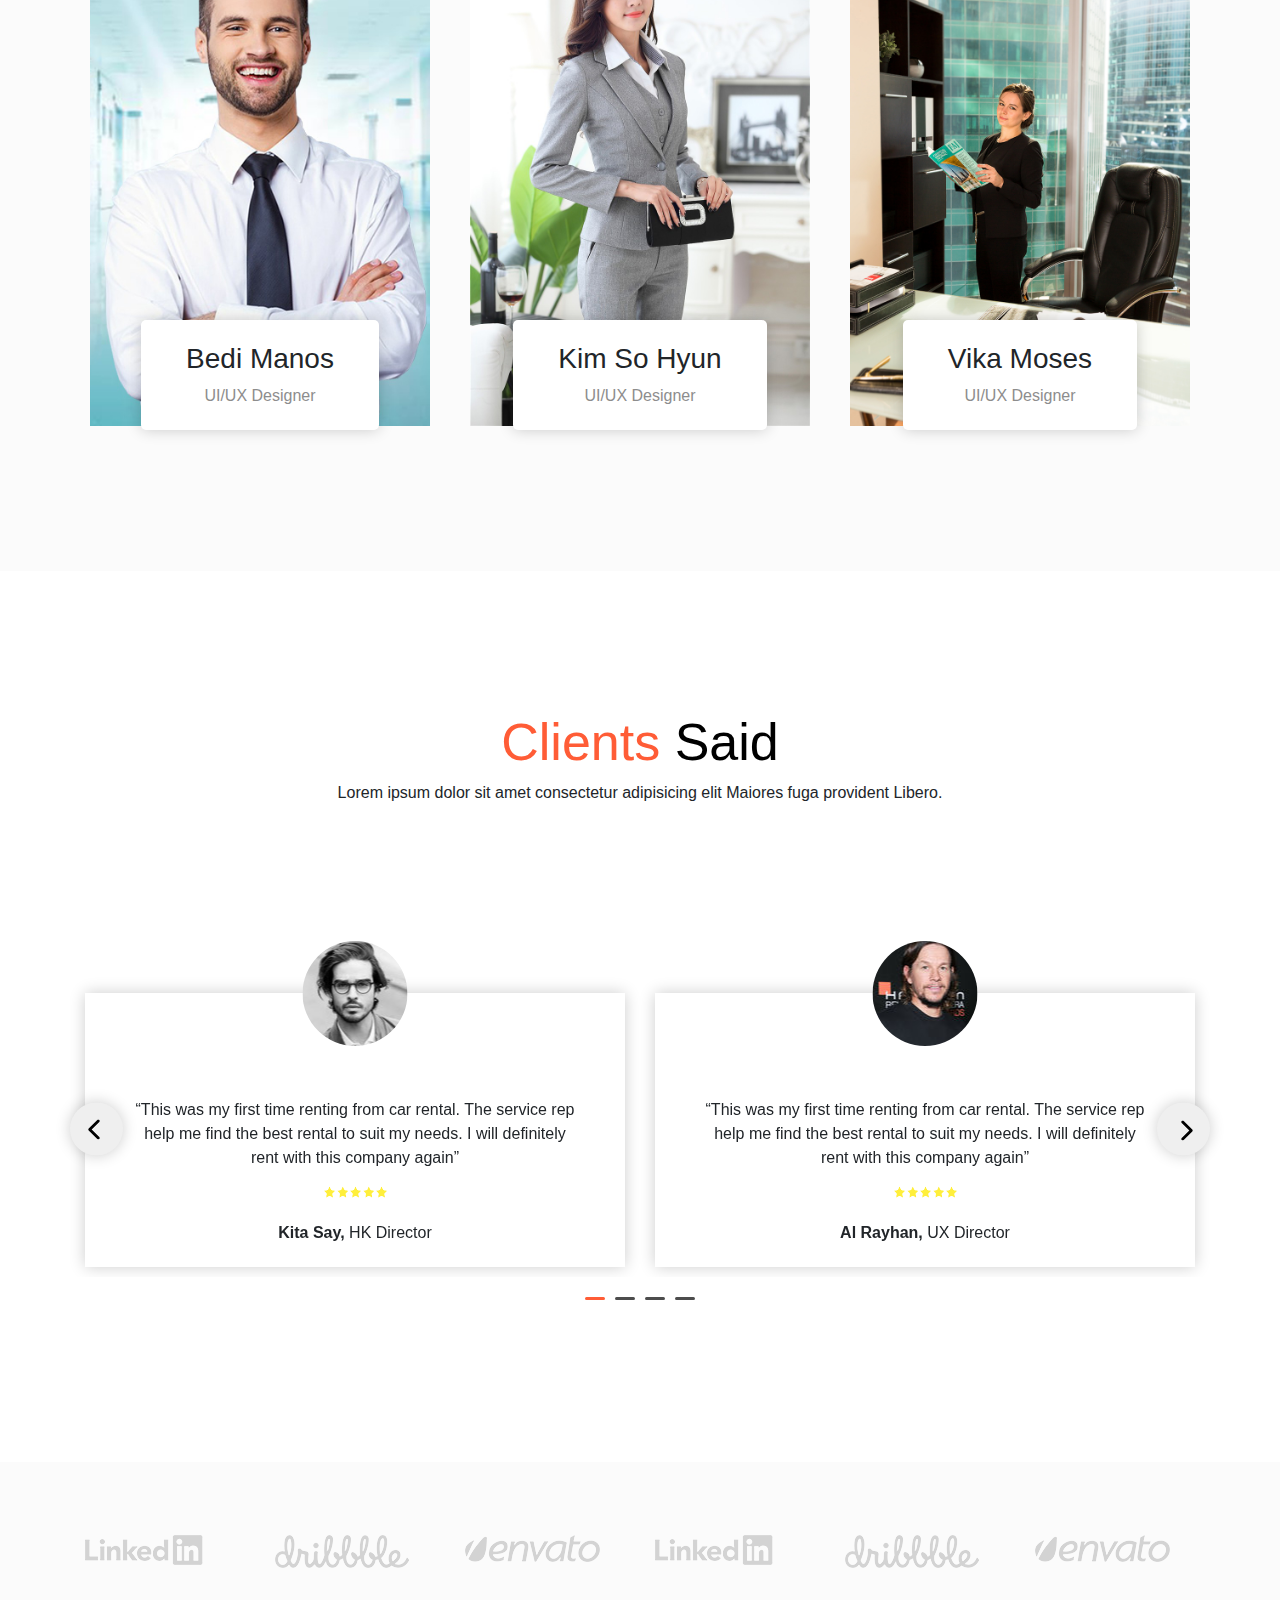
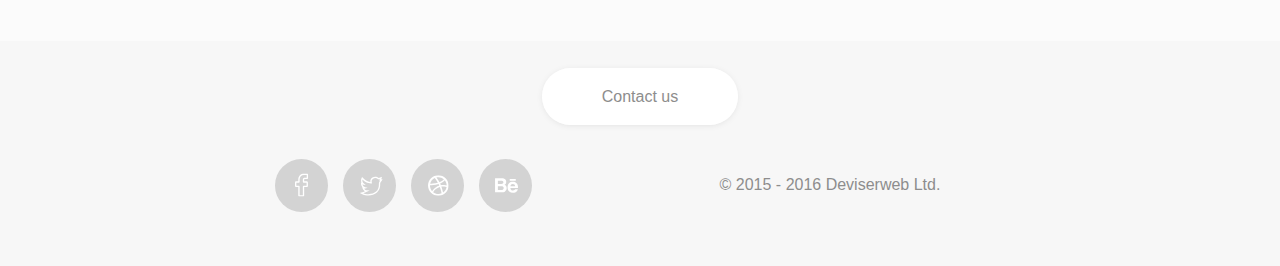
<file: projects/smart-agency/index.html>
<!DOCTYPE html>
<html lang="en">
<head>
  <meta charset="UTF-8">
  <meta name="viewport" content="width=device-width, initial-scale=1.0">
  <meta http-equiv="X-UA-Compatible" content="ie=edge">
  <title>Document</title>
  <link rel="stylesheet" href="./css/slick.css">
  <link rel="stylesheet" href="./css/index.css">
</head>
<body>
  <header class="header">
    <div class="container">
      <div class="row justify-content-between align-items-center">
        <div class="col-xl-2 col-lg-3 col-md-4 col-sm-5 col-6">
          <img class="header__logo" src="./img/logo.png" width="148" alt="Логотип компании">
        </div>
        <div class="col-xl-1 col-lg-1 col-md-1 col-sm-2 col-3">
          <nav class="header__nav">
            <button class="header__nav__button--open"><span></span></button>
            
            <ul class="header__nav__menu">
              <button class="header__nav__button--close"><span></span></button>
              <div aria-label="Menu of site">
                <li><a href="#">Advantages</a></li>
                <li><a href="#">Portfolio</a></li>
                <li><a href="#">Services</a></li>
                <li><a href="#">Our team</a></li>
                <li><a href="#">Our clients</a></li>
              </div>
            </ul>
          </nav>
        </div>
      </div>
      <div class="row justify-content-center header__wrapper">
        <div class="col-xl-8 col-lg-10 col-md-10 col-sm-10 col-10">
          <h1 class="header__title"><span>Smart</span> Agency Landing Page</h1>
          <p class="header__paragraph">Lorem ipsum dolor sit amet, consectetur adipisicing elit. Maiores, fuga provident. Libero magni quibusdam labore ad iste saepe hic, maxime qui ipsum tempore beatae, volu tomi ptates doloremque rerum aspernatur dolorum at!</p>
        </div>
      </div>
      <div class="row form__wrapper justify-content-center">
        <div class="col-xl-4 col-lg-6 col-md-6 col-sm-8 col-10">
          <form class="header__form form">
            <h4><span>Send</span> A Message</h4>
            <input type="text" class="form__input" placeholder="Your Name">
            <input type="text" class="form__input" placeholder="Your Email">
            <textarea class="form__textarea" id="" cols="30" rows="3" placeholder="Your Message"></textarea>
            <button class="form__button">Send Message</button>
          </form>
        </div>
      </div>
    </div>
  </header>

  <main>
    <section class="advantages">
      <div class="container">
        <div class="row justify-content-center">
          <div class="col-10">
            <h1 class="advantages__title"><span>Working</span> Process</h1>
            <p class="advantages__info">Lorem ipsum dolor sit amet consectetur adipisicing elit Maiores fuga provident Libero.</p>
          </div>
        </div>
        <div class="row advantages__wrapper justify-content-center">
          <div class="col-xl-3 col-lg-3 col-md-6 col-sm-6 col-10">
            <div class="advantages__item advantages__item--blue">
              <img src="./img/icons/magnet.svg" width="45" alt="Magnet">
              <h3 class="advantages__item__title">Koc Koi Tomi</h3>
              <p class="advantages__item__info">Lorem ipsum is dummy lorem very dumy</p>
              <a href="#" class="advantages__item__link link__btn">+ More</a>
            </div>
          </div>
          <div class="col-xl-3 col-lg-3 col-md-6 col-sm-6 col-10">
            <div class="advantages__item advantages__item--pink">
              <img src="./img/icons/bug.svg" width="45" alt="Magnet">
              <h3 class="advantages__item__title">Koimona Set</h3>
              <p class="advantages__item__info">Lorem ipsum is dummy you lorem very dumyL is </p>
              <a href="#" class="advantages__item__link link__btn">+ More</a>
            </div>
          </div>
          <div class="col-xl-3 col-lg-3 col-md-6 col-sm-6 col-10">
            <div class="advantages__item advantages__item--violet">
              <img src="./img/icons/settings.svg" width="45" alt="Magnet">
              <h3 class="advantages__item__title">Setting Koire</h3>
              <p class="advantages__item__info">Lorem ipsum is dummy lorem very yLorem ipsus </p>
              <a href="#" class="advantages__item__link link__btn">+ More</a>
            </div>
          </div>
          <div class="col-xl-3 col-lg-3 col-md-6 col-sm-6 col-10">
            <div class="advantages__item advantages__item--orange">
              <img src="./img/icons/photo-camera.svg" width="45" alt="Magnet">
              <h3 class="advantages__item__title">Ko Image Lara</h3>
              <p class="advantages__item__info">Lorem ipsum is dummy ry dumyLorem ipsum is </p>
              <a href="#" class="advantages__item__link link__btn">+ More</a>
            </div>
          </div>
        </div>
      </div>
    </section>

    <section class="portfolio">
      <div class="container">
        <div class="row justify-content-center">
          <div class="col-10">
            <h1 class="portfolio__title"><span>Featured</span> Works</h1>
            <p class="portfolio__info">Lorem ipsum dolor sit amet consectetur adipisicing elit Maiores fuga provident Libero.</p>
          </div>
        </div>
        <div class="row portfolio__wrapper justify-content-center">
          <div class="col-xl-4 col-lg-4 col-md-6 col-sm-6 col-10">
            <div><img src="./img/01.webp" alt="Our works"></div>
          </div>
          <div class="col-xl-4 col-lg-4 col-md-6 col-sm-6 col-10">
            <div><img src="./img/02.jpg" alt="Our works" ></div>
          </div>
          <div class="col-xl-4 col-lg-4 col-md-6 col-sm-6 col-10">
            <div><img src="./img/03.jpg" alt="Our works" ></div>
          </div>
          <div class="col-xl-4 col-lg-4 col-md-6 col-sm-6 col-10">
            <div><img src="./img/04.webp" alt="Our works"></div>
          </div>
          <div class="col-xl-4 col-lg-4 col-md-6 col-sm-6 col-10">
            <div><img src="./img/05.jpg" alt="Our works" ></div>
          </div>
          <div class="col-xl-4 col-lg-4 col-md-6 col-sm-6 col-10">
            <div><img src="./img/06.webp" alt="Our works"></div>
          </div>
          <div class="col-xl-4 col-lg-4 col-md-6 col-sm-6 col-10">
            <div><img src="./img/07.jpg" alt="Our works" ></div>
          </div>
          <div class="col-xl-4 col-lg-4 col-md-6 col-sm-6 col-10">
            <div><img src="./img/08.jpg" alt="Our works" ></div>
          </div>
          <div class="col-xl-4 col-lg-4 col-md-6 col-sm-6 col-10">
            <div><img src="./img/09.jpg" alt="Our works" ></div>
          </div>
        </div>
      </div>
    </section>

    <section class="services">
      <div class="container">
        <div class="row justify-content-center">
          <div class="col-10">
            <h1 class="services__title"><span>Services</span> We Provide</h1>
            <p class="services__info">Lorem ipsum dolor sit amet consectetur adipisicing elit Maiores fuga provident Libero.</p>
          </div>
        </div>
        <div class="row services__wrapper justify-content-center">
          <div class="col-xl-2 col-lg-2 col-md-2 col-sm-12 col-10">
            <ul class="services__tab-list">
              <li class="services__tab__item">
                <button class="services__tab__btn services__tab__btn--active"><img src="./img/icons/tools.svg" alt="Icon tools with make design" width="45"></button>
              </li>
              <li class="services__tab__item">
                <button class="services__tab__btn"><img src="./img/icons/settings-2.svg" alt="Icon settings your design" width="45"></button>
              </li>
              <li class="services__tab__item">
                <button class="services__tab__btn"><img src="./img/icons/pie-chart.svg" alt="Statistic icon" width="45"></button>
              </li>
              <li class="services__tab__item">
                <button class="services__tab__btn"><img src="./img/icons/report.svg" alt="Icon report" width="45"></button>
              </li>
            </ul>
          </div>
          <div class="col-xl-6 col-lg-6 col-md-6 col-sm-12 col-10 order-md-1 order-2">
            <div class="services__content">
              <h3 class="services__content__title">Modern Cheers Design</h3>
              <div class="services__content__wrapper">
                <hr>
                <p class="services__content__paragraph">
                  Lorem ipsum dolor sit amet, consectetur adipisicing elit. Ducimus earum totam ad sint error porro. Consectetur, sunt, aperiam. Magni rem optio distinctio illum consequuntur delectus nulla illo aperiam itaque cumque.
                </p>
                <p class="services__content__paragraph">
                  Lorem ipsum dolor sit amet, consectetur adipisicing elit. Vel officia vitae eveniet quam rem unde facilis.
                </p>
                <p class="services__content__paragraph">vitae eveniet quam rem unde facilis.</p>
                <a href="#" class="services__content__link link__btn">+ More</a>

              </div>
            </div>
          </div>
          <div class="col-xl-4 col-lg-4 col-md-4 col-sm-12 col-10 order-md-2 order-1">
            <img src="./img/modern-design.jpg" alt="Modern design of cheers" class="services__tab__img">
          </div>
        </div>
      </div>
    </section>

    <section class="ourteam">
      <div class="container">
        <div class="row justify-content-center">
          <div class="col-10">
            <h1 class="ourteam__title"><span>Team</span> Chinen & Skills</h1>
            <p class="ourteam__info">Lorem ipsum dolor sit amet consectetur adipisicing elit Maiores fuga provident Libero.</p>
          </div>
        </div>
        <div class="row ourteam__wrapper justify-content-center">
          <div class="col-xl-4 col-lg-4 col-md-4 col-sm-12 col-10">
            <div class="team__member">
              <img src="./img/man1.jpg" alt="Team member" class="team__member__img">
              <div class="team__member__info">
                <ul class="team__member__skills">
                  <li class="team__member__skills__item">
                    UI|UX Design
                    <div class="progressbar--designer">
                      <div></div>
                    </div>
                  </li>
                  <li class="team__member__skills__item">
                    English
                    <div class="progressbar--english">
                      <div></div>
                    </div>
                  </li>
                  <li class="team__member__skills__item">
                    Communication
                    <div class="progressbar--communicate">
                      <div></div>
                    </div>
                  </li>
                </ul>
                <div class="team__member__about">
                  <h3>Bedi Manos</h3>
                  <p>UI/UX Designer</p>
                  <ul>
                    <li><a href="#" class="social-twitter"></a></li>
                    <li><a href="#" class="social-facebook"></a></li>
                    <li><a href="#" class="social-instagram"></a></li>
                  </ul>
                </div>
              </div>
            </div>
          </div>
          <div class="col-xl-4 col-lg-4 col-md-4 col-sm-12 col-10">
            <div class="team__member">
              <img src="./img/woman2.jpg" alt="Team member" class="team__member__img">
              <div class="team__member__info">
                <ul class="team__member__skills">
                  <li class="team__member__skills__item">
                    UI|UX Design
                    <div class="progressbar--designer">
                      <div></div>
                    </div>
                  </li>
                  <li class="team__member__skills__item">
                    English
                    <div class="progressbar--english">
                      <div></div>
                    </div>
                  </li>
                  <li class="team__member__skills__item">
                    Communication
                    <div class="progressbar--communicate">
                      <div></div>
                    </div>
                  </li>
                </ul>
                <div class="team__member__about">
                  <h3>Kim So Hyun</h3>
                  <p>UI/UX Designer</p>
                  <ul>
                    <li><a href="#" class="social-twitter"></a></li>
                    <li><a href="#" class="social-facebook"></a></li>
                    <li><a href="#" class="social-instagram"></a></li>
                  </ul>
                </div>
              </div>
            </div>
          </div>
          <div class="col-xl-4 col-lg-4 col-md-4 col-sm-12 col-10">
            <div class="team__member">
              <img src="./img/woman3.jpg" alt="Team member" class="team__member__img">
              <div class="team__member__info">
                <ul class="team__member__skills">
                  <li class="team__member__skills__item">
                    UI|UX Design
                    <div class="progressbar--designer">
                      <div></div>
                    </div>
                  </li>
                  <li class="team__member__skills__item">
                    English
                    <div class="progressbar--english">
                      <div></div>
                    </div>
                  </li>
                  <li class="team__member__skills__item">
                    Communication
                    <div class="progressbar--communicate">
                      <div></div>
                    </div>
                  </li>
                </ul>
                <div class="team__member__about">
                  <h3>Vika Moses</h3>
                  <p>UI/UX Designer</p>
                  <ul>
                    <li><a href="#" class="social-twitter"></a></li>
                    <li><a href="#" class="social-facebook"></a></li>
                    <li><a href="#" class="social-instagram"></a></li>
                  </ul>
                </div>
              </div>
            </div>
          </div>
        </div>
      </div>
    </section>

    <section class="ourclients">
      <div class="container">
        <div class="row justify-content-center">
          <div class="col-10">
            <h1 class="ourclients__title"><span>Clients</span> Said</h1>
            <p>Lorem ipsum dolor sit amet consectetur adipisicing elit Maiores fuga provident Libero.</p>
          </div>
        </div>

        <div class="row ourclients__wrapper review-carousel justify-content-center">
          <div class="col-xl-6 col-lg-6 col-md-6 col-sm-10 col-10">
            <div class="review">
              <img src="./img/review-1.jpg" alt="Review author" class="review__img" width="105" height="105">
              <p class="review__text">“This was my first time renting from car rental. The service rep help me find the best rental to suit my needs. I will definitely rent with this company again”</p>
              <img src="./img/5-stars.png" alt="Review points" class="review__points">
              <p class="review__author"><b>Kita Say,</b> HK Director</p>
            </div>
          </div>
          <div class="col-xl-6 col-lg-6 col-md-6 col-sm-10 col-10">
            <div class="review">
              <img src="./img/review-2.jpg" alt="Review author" class="review__img" width="105" height="105">
              <p class="review__text">“This was my first time renting from car rental. The service rep help me find the best rental to suit my needs. I will definitely rent with this company again”</p>
              <img src="./img/5-stars.png" alt="Review points" class="review__points">
              <p class="review__author"><b>Al Rayhan,</b> UX Director</p>
            </div>
          </div>
          <div class="col-xl-6 col-lg-6 col-md-6 col-sm-10 col-10">
            <div class="review">
              <img src="./img/review-1.jpg" alt="Review author" class="review__img" width="105" height="105">
              <p class="review__text">“This was my first time renting from car rental. The service rep help me find the best rental to suit my needs. I will definitely rent with this company again”</p>
              <img src="./img/5-stars.png" alt="Review points" class="review__points">
              <p class="review__author"><b>Kita Say,</b> HK Director</p>
            </div>
          </div>
          <div class="col-xl-6 col-lg-6 col-md-6 col-sm-10 col-10">
            <div class="review">
              <img src="./img/review-2.jpg" alt="Review author" class="review__img" width="105" height="105">
              <p class="review__text">“This was my first time renting from car rental. The service rep help me find the best rental to suit my needs. I will definitely rent with this company again”</p>
              <img src="./img/5-stars.png" alt="Review points" class="review__points">
              <p class="review__author"><b>Al Rayhan,</b> UX Director</p>
            </div>
          </div>
        </div>
      </div>
    </section>

    <section class="partners">
      <div class="container">
        <div class="row">
          <div class="col"><img src="./img/partner1.png" alt="Partner of agency"></div>
          <div class="col"><img src="./img/partner2.png" alt="Partner of agency"></div>
          <div class="col"><img src="./img/partner3.png" alt="Partner of agency"></div>
          <div class="col"><img src="./img/partner1.png" alt="Partner of agency"></div>
          <div class="col"><img src="./img/partner2.png" alt="Partner of agency"></div>
          <div class="col"><img src="./img/partner3.png" alt="Partner of agency"></div>
        </div>
      </div>
    </section>
  </main>

  <footer class="footer">
    <div class="container">
      <div class="row justify-content-center">
        <div class="col-10">
          <a href="#" class="link__btn">Contact us</a>
        </div>
      </div>
      <div class="row footer-socials__wrapper justify-content-center align-items-center">
        <div class="col-xl-4 col-lg-4 col-md-5 col-sm-6 col-10">
          <ul class="footer-list">
            <li><a href="#" class="footer-social__link footer-social__link--fb"></a></li>
            <li><a href="#" class="footer-social__link footer-social__link--tw"></a></li>
            <li><a href="#" class="footer-social__link footer-social__link--db"></a></li>
            <li><a href="#" class="footer-social__link footer-social__link--bh"></a></li>
          </ul>
        </div>
        <div class="col-xl-4 col-lg-4 col-md-5 col-sm-6 col-10">
          © 2015 - 2016 Deviserweb Ltd.
        </div>
      </div>
    </div>

  </footer>

  <script src="./js/jquery.min.js"></script>
  <script src="./js/slick.min.js"></script>
  <script src="./js/index.js"></script>
</body>
</html>
</file>
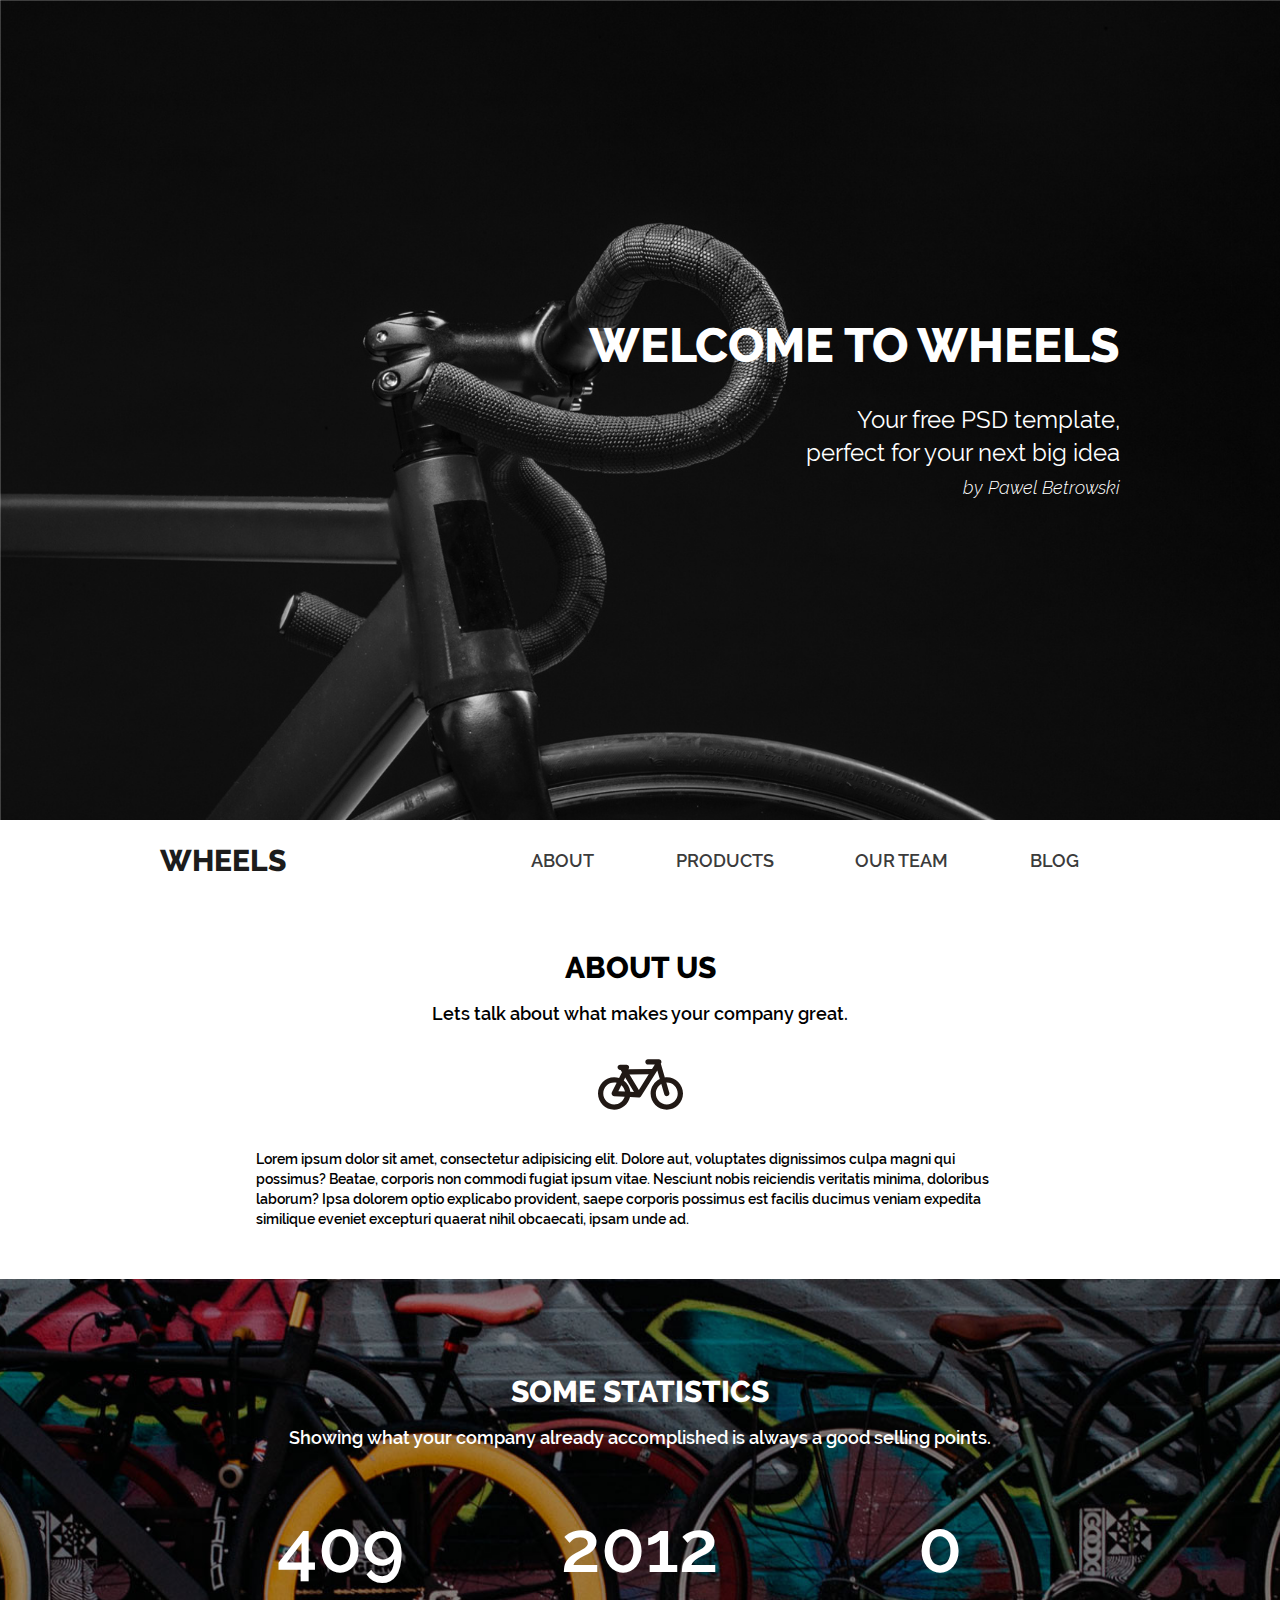
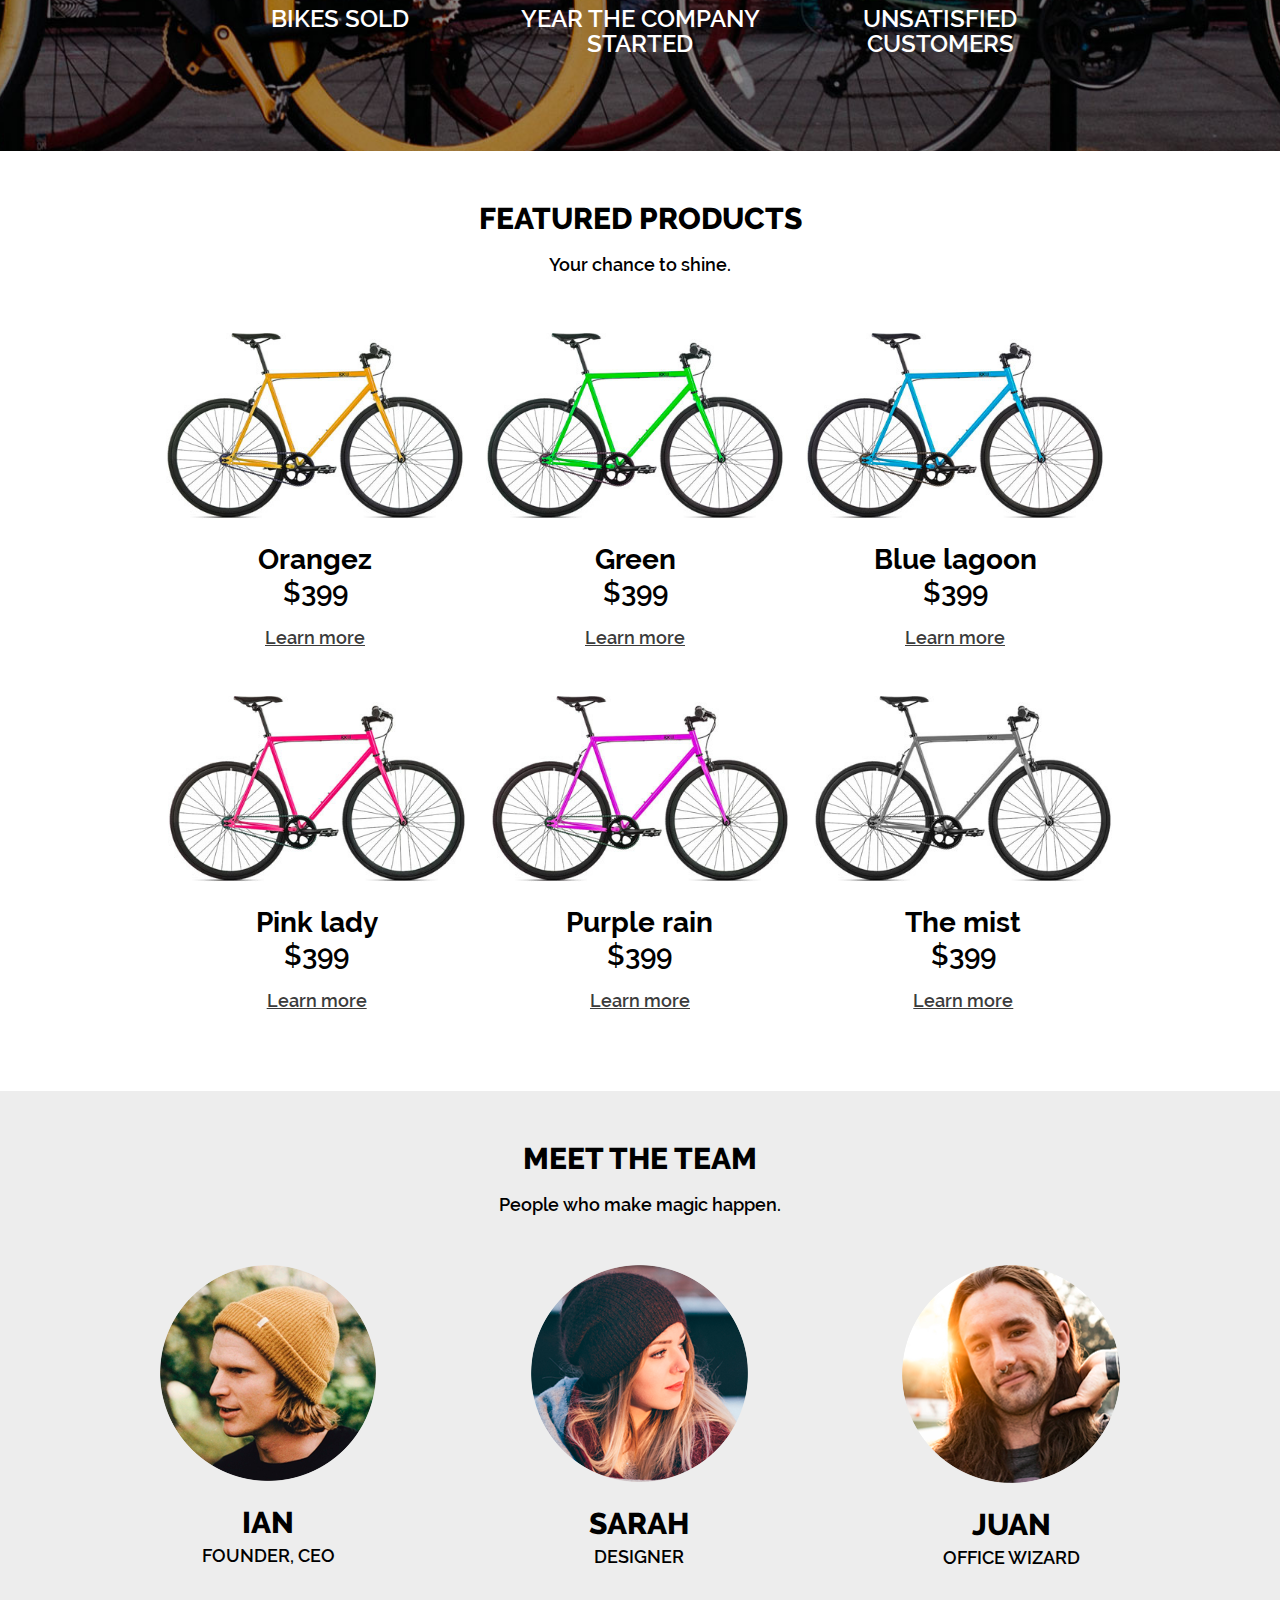
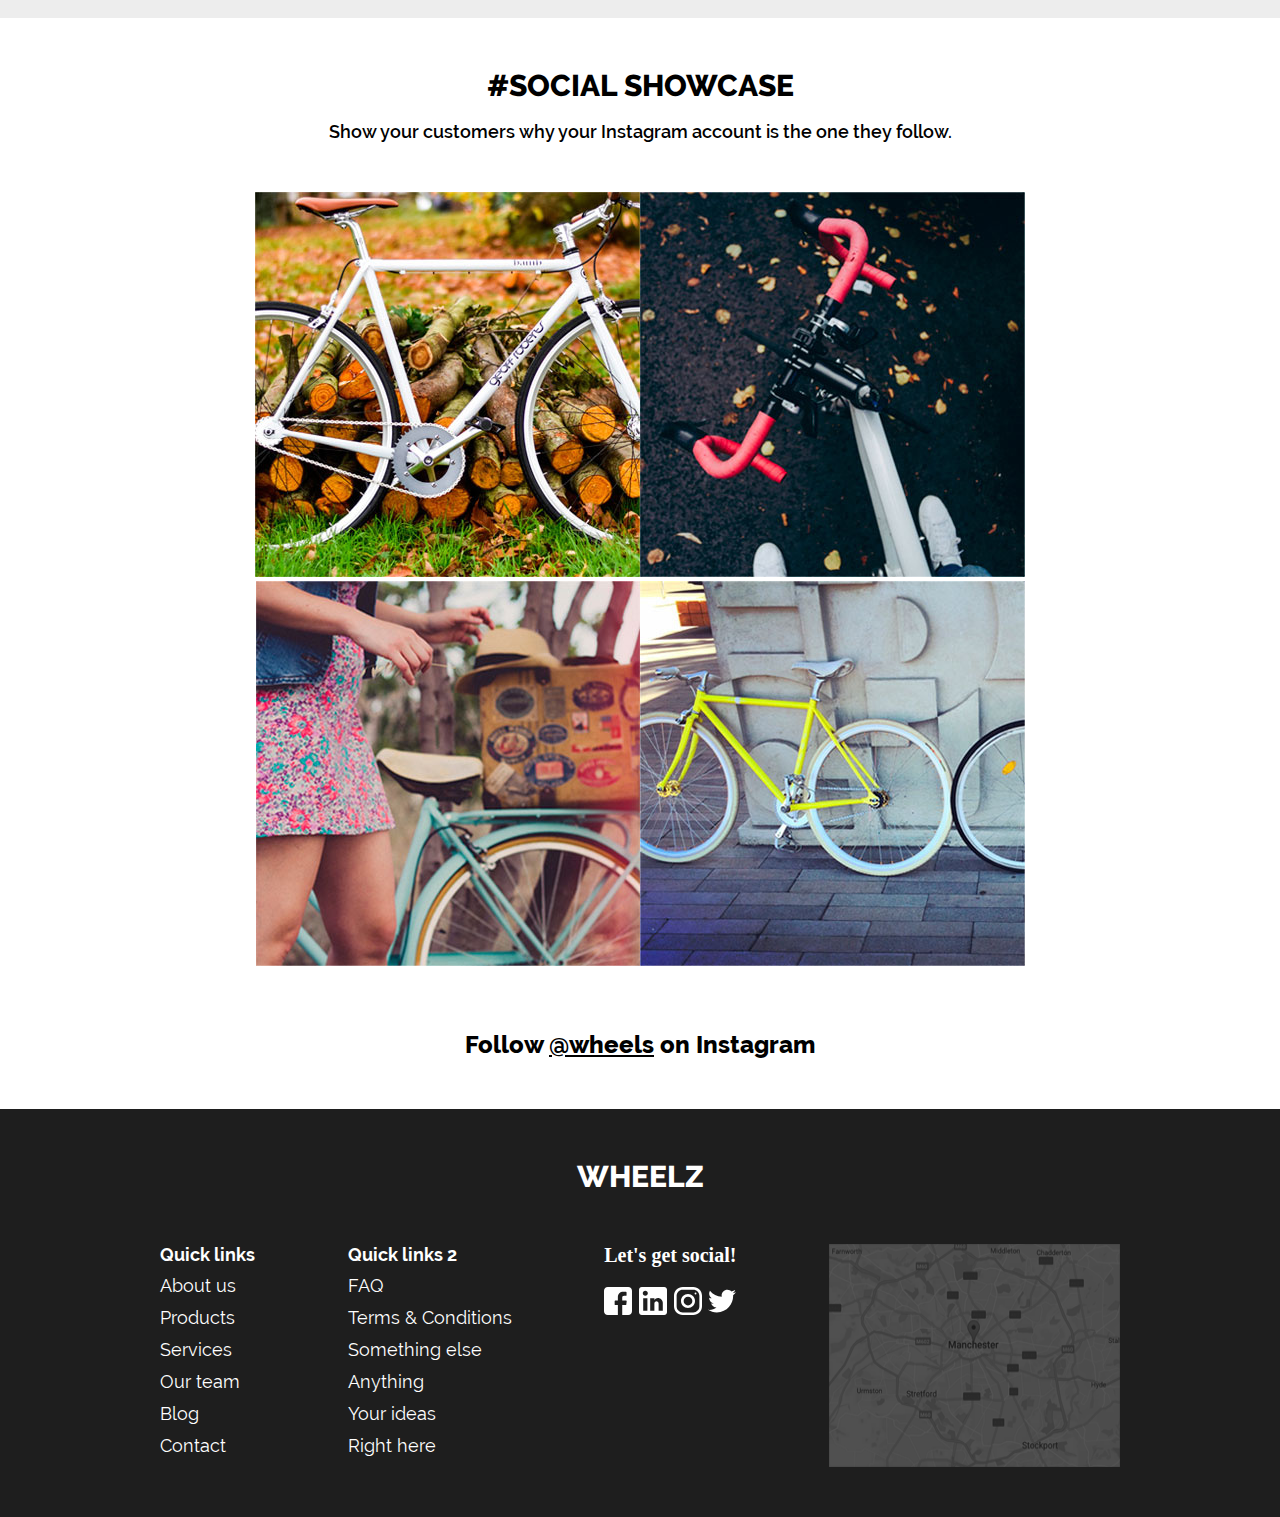
<file: projects/wheels/index.html>
<!DOCTYPE html>
<html lang="en">
<head>
  <meta charset="UTF-8">
  <meta name="viewport" content="width=device-width, initial-scale=1.0">
  <meta http-equiv="X-UA-Compatible" content="ie=edge">
  <title>Ulan Zhusupov</title>
  <link rel="stylesheet" href="./css/main.css">
</head>
<body>
  <header class="page-header">
    <div class="container page-header__wrapper">
      <h1 class="visually-hidden">Header section</h1>
  
      <div class="start-home">
        <h1 class="start-home__title">Welcome to wheels</h1>
        <p class="start-home__intro">Your free PSD template, <br> perfect for your next big idea <br> <cite>by Pawel Betrowski</cite></p>
      </div>
  
      <div class="page-header__nav">
        <a href="/" class="page-header__logo" aria-label="To main page wheels">WHEELS</a>
        <nav class="main-nav" aria-label="Main menu">
            <button class="main-nav__trigger"><p>Menu</p> <span></span></button>
            <ul class="main-nav__list">
              <li class="main-nav__item"><a href="#about">About</a></li>
              <li class="main-nav__item"><a href="#products">Products</a></li>
              <li class="main-nav__item"><a href="#team">Our Team</a></li>
              <li class="main-nav__item"><a href="#blog">Blog</a></li>
            </ul>
          </nav>
      </div>
    </div>
  </header>

  <section id="about" class="about">
    <div class="container">
      <h2 class="about__title">About us</h2>
      <p class="about__intro">Lets talk about what makes your company great.</p>
      <img src="./img/icons/bike.svg" alt="Bike icon">
      <p class="about__info">
        Lorem ipsum dolor sit amet, consectetur adipisicing elit.
        Dolore aut, voluptates dignissimos culpa magni qui possimus?
        Beatae, corporis non commodi fugiat ipsum vitae. Nesciunt nobis
        reiciendis veritatis minima, doloribus laborum?
        Ipsa dolorem optio explicabo provident, saepe corporis possimus est
        facilis ducimus veniam expedita similique eveniet excepturi quaerat nihil obcaecati,
        ipsam unde ad.
      </p>
    </div>
  </section>

  <section class="stats">
    <div class="container">
      <h2 class="stats__title">Some statistics</h2>
      <p class="stats__intro">Showing what your company already accomplished is always a good selling points.</p>
      <ul class="stats__list">
        <li class="stats__item">
          <span class="stats__num">409</span>
          <p class="stats__info">Bikes sold</p>
        </li>
        <li class="stats__item">
          <span class="stats__num">2012</span>
          <p class="stats__info">Year the company started</p>
        </li>
        <li class="stats__item">
          <span class="stats__num">0</span>
          <p class="stats__info">Unsatisfied customers</p>
        </li>
      </ul>
    </div>
  </section>

  <section class="featured-products" id="products">
    <div class="container">
      <h2 class="featured-products__title">Featured products</h2>
      <p class="featured-products__intro">Your chance to shine.</p>
      <ul class="product__list">
        <li class="product__item">
          <img src="./img/@2x/bike1.jpg" alt="Bike" class="product__img">
          <h3 class="product__title">Orangez</h3>
          <span class="product__price">$399</span><br><br>
          <a href="#" class="product__link">Learn more</a>
        </li>
        <li class="product__item">
          <img src="./img/@2x/bike2.jpg" alt="Bike" class="product__img">
          <h3 class="product__title">Green</h3>
          <span class="product__price">$399</span><br><br>
          <a href="#" class="product__link">Learn more</a>
        </li>
        <li class="product__item">
          <img src="./img/@2x/bike3.jpg" alt="Bike" class="product__img">
          <h3 class="product__title">Blue lagoon</h3>
          <span class="product__price">$399</span><br><br>
          <a href="#" class="product__link">Learn more</a>
        </li>
        <li class="product__item">
          <img src="./img/@2x/bike4.jpg" alt="Bike" class="product__img">
          <h3 class="product__title">Pink lady</h3>
          <span class="product__price">$399</span><br><br>
          <a href="#" class="product__link">Learn more</a>
        </li>
        <li class="product__item">
          <img src="./img/@2x/bike5.jpg" alt="Bike" class="product__img">
          <h3 class="product__title">Purple rain</h3>
          <span class="product__price">$399</span><br><br>
          <a href="#" class="product__link">Learn more</a>
        </li>
        <li class="product__item">
          <img src="./img/@2x/bike6.jpg" alt="Bike" class="product__img">
          <h3 class="product__title">The mist</h3>
          <span class="product__price">$399</span><br><br>
          <a href="#" class="product__link">Learn more</a>
        </li>
      </ul>
    </div>
  </section>

  <section class="team" id="team">
    <div class="container">
      <h2 class="team__title">Meet the team</h2>
      <p class="team__intro">People who make magic happen.</p>
      <ul class="people__list">
        <li class="people__item">
          <img src="./img/@2x/people1.png" alt="Human" class="people__img">
          <h4 class="people__name">IAN</h4>
          <p class="people__profession">Founder, CEO</p>
        </li>
        <li class="people__item">
          <img src="./img/@2x/people2.png" alt="Human" class="people__img">
          <h4 class="people__name">SARAH</h4>
          <p class="people__profession">Designer</p>
        </li>
        <li class="people__item">
          <img src="./img/@2x/people3.png" alt="Human" class="people__img">
          <h4 class="people__name">JUAN</h4>
          <p class="people__profession">Office wizard</p>
        </li>
      </ul>
    </div>
  </section>

  <section class="showcase" id="blog">
    <div class="container">
      <h2 class="showcase__title">#Social showcase</h2>
      <p class="showcase__intro">Show your customers why your Instagram account is the one they follow.</p>
      <ul class="insta__list">
        <li class="insta__item">
          <img src="./img/@2x/case1.jpg" alt="Bike" class="insta__img">
        </li>
        <li class="insta__item">
          <img src="./img/@2x/case2.jpg" alt="Bike top" class="insta__img">
        </li>
        <li class="insta__item">
          <img src="./img/@2x/case3.jpg" alt="Bike and girl" class="insta__img">
        </li>
        <li class="insta__item">
          <img src="./img/@2x/case4.jpg" alt="Yellow bike" class="insta__img">
        </li>
      </ul>

      <p class="showcase__follow">Follow <b>@wheels</b> on Instagram</p>
    </div>
  </section>

  <footer class="footer">
    <div class="container">
      <h2 class="footer__title">Wheelz</h2>
      <div class="link__wrapper">
        <ul class="link__list">
          <li class="link__header">Quick links</li>
          <li><a href="#about">About us</a></li>
          <li><a href="#products">Products</a></li>
          <li><a href="#services">Services</a></li>
          <li><a href="#team">Our team</a></li>
          <li><a href="#blog">Blog</a></li>
          <li><a href="#contact">Contact</a></li>
        </ul>
        <ul class="link__list">
          <li class="link__header">Quick links 2</li>
          <li><a href="#about">FAQ</a></li>
          <li><a href="#products">Terms & Conditions</a></li>
          <li><a href="#services">Something else</a></li>
          <li><a href="#team">Anything</a></li>
          <li><a href="#blog">Your ideas</a></li>
          <li><a href="#contact">Right here</a></li>
        </ul>
        <div class="link__list">
          <h4 class="link__header">Let's get social!</h4>
          <ul>
            <li><a href="#" class="fb"></a></li>
            <li><a href="#" class="linkedin"></a></li>
            <li><a href="#" class="inst"></a></li>
            <li><a href="#" class="twitter"></a></li>
          </ul>
        </div>
        <img src="./img/@2x/maps.png" alt="Maps of Manchester" class="link__map">
      </div>
    </div>
  </footer>

  <script src="./js/custom.js"></script>
</body>
</html>
</file>
<file: css/index.css>
*{margin:0;padding:0;box-sizing:border-box}body{padding:30px}@media screen and (max-width:768px){body{padding:0}}h2{font-family:Raleway,sans-serif;font-weight:700;font-size:16px;font-size:24px}h3{font-family:Raleway,sans-serif;font-weight:700;font-size:16px;font-size:18px}a{font-family:Raleway,sans-serif;font-weight:400;font-size:16px;text-decoration:none;color:#000}.container{width:1140px;margin:0 auto;position:relative;z-index:1}@media screen and (max-width:1200px){.container{width:960px}}@media screen and (max-width:992px){.container{width:720px}}@media screen and (max-width:768px){.container{width:560px}}@media screen and (max-width:576px){.container{width:90%}}.visually-hidden{position:absolute;display:none}.header{height:95vh;position:relative;background-image:url(../img/h01.gif);background-repeat:no-repeat;background-size:cover;-webkit-clip-path:polygon(0 0,100% 0,100% 80vh,0 100%);clip-path:polygon(0 0,100% 0,100% 80vh,0 100%)}.header::after{content:'';display:block;width:100%;height:100%;position:absolute;top:0;left:0;background:-webkit-gradient(linear,left top,right bottom,from(rgba(0,139,234,.5)),to(rgba(0,0,0,.2)));background:linear-gradient(to right bottom,rgba(0,139,234,.5),rgba(0,0,0,.2));-webkit-clip-path:polygon(0 0,100% 0,100% 80vh,0 100%);clip-path:polygon(0 0,100% 0,100% 80vh,0 100%)}.header__logo{position:absolute;top:1.5rem;left:1.5rem}.header__content{position:absolute;top:50%;left:50%;z-index:2;-webkit-transform:translate(-50%,-50%);transform:translate(-50%,-50%);text-align:center}.header__content__title{font-family:Tomorrow,sans-serif;font-weight:700;font-size:42px;line-height:42px;color:#fff;text-transform:uppercase;margin-bottom:10px}.header__content__prof{font-family:Raleway,sans-serif;font-weight:400;font-size:16px;font-size:22px;color:#ffd356;margin-bottom:20px}.header__content__link{display:inline-block;color:#fff;padding:10px 15px;border:1px solid #fff;border-radius:10px;background-color:transparent;-webkit-transition:all .3s ease-out;transition:all .3s ease-out;cursor:pointer;outline:0}.header__content__link:hover{background-color:#fff;color:#000}.header canvas{position:relative;z-index:1}.about{margin-top:50px;margin-bottom:50px;height:350px}.about__title{text-transform:uppercase;margin-bottom:30px}.about--wrapper{display:-webkit-box;display:flex;-webkit-box-pack:justify;justify-content:space-between}.about__info__title{margin-bottom:20px}.about__info p{font-family:Raleway,sans-serif;font-weight:400;font-size:16px;font-size:16px;line-height:28px;display:block;width:70%;margin-bottom:10px}.about__technologies{display:-webkit-box;display:flex;-webkit-box-pack:justify;justify-content:space-between;-webkit-box-align:center;align-items:center;width:calc((100% - 20px)/ 2)}@media screen and (max-width:768px){.about--wrapper{flex-wrap:wrap}.about__info p{width:100%}.about__technologies{width:auto;margin-top:20px}}@media screen and (max-width:432px){.about{margin-bottom:150px}.about__technologies img{width:70px}}.features{display:-webkit-box;display:flex;-webkit-box-align:center;align-items:center;height:400px;margin-top:20px;position:relative;-webkit-clip-path:polygon(0 0,150% 15%,0 455%,0 0);clip-path:polygon(0 0,150% 15%,0 455%,0 0)}.features::after{content:'';display:block;width:100%;height:100%;position:absolute;top:0;left:0;background:-webkit-gradient(linear,left top,right bottom,from(rgba(0,139,234,.5)),to(rgba(0,0,0,.7)));background:linear-gradient(to right bottom,rgba(0,139,234,.5),rgba(0,0,0,.7))}.features--wrapper{display:-webkit-box;display:flex;-webkit-box-pack:center;justify-content:center}.features__item{width:150px;min-height:100px;padding:20px;margin-right:20px;text-align:center;background-color:#a5d3ee}.features__item img{margin-bottom:10px}.features__item p{font-family:Raleway,sans-serif;font-weight:400;font-size:16px;color:#000;margin-bottom:5px}.features__item p:last-child{margin-bottom:0}.section-projects{padding-top:100px}.section-projects__title{text-transform:uppercase}.project__list{margin:0;padding:0;list-style:none;display:-webkit-box;display:flex;flex-wrap:wrap;-webkit-box-pack:start;justify-content:flex-start;margin-top:50px}.project__item{position:relative;width:31%;height:340px;margin:0 1%;margin-bottom:15px;-webkit-transition:all .3s ease;transition:all .3s ease;text-align:center;box-shadow:0 0 5px rgba(0,0,0,.3);cursor:pointer}.project__item ul{margin:0;padding:0;list-style:none;padding:10px;text-align:center}.project__item ul li{font-family:Raleway,sans-serif;font-weight:400;font-size:16px;position:relative;margin-bottom:5px;color:#505050}.project__item ul li:last-child{margin-bottom:0}.project__item--front{position:absolute;width:100%;height:100%;z-index:2;-webkit-transition:-webkit-transform .3s ease;transition:-webkit-transform .3s ease;transition:transform .3s ease;transition:transform .3s ease,-webkit-transform .3s ease;background-color:#fff;-webkit-transform:rotateY(0);transform:rotateY(0);-webkit-backface-visibility:hidden;backface-visibility:hidden}.project__item--back{position:absolute;top:0;left:0;z-index:1;width:100%;height:100%;display:-webkit-box;display:flex;-webkit-box-orient:vertical;-webkit-box-direction:normal;flex-direction:column;-webkit-box-align:center;align-items:center;-webkit-box-pack:center;justify-content:center;padding:20px;-webkit-transform:rotateY(45deg);transform:rotateY(45deg);-webkit-transition:-webkit-transform .3s ease;transition:-webkit-transform .3s ease;transition:transform .3s ease;transition:transform .3s ease,-webkit-transform .3s ease;background:-webkit-gradient(linear,left top,right bottom,from(rgba(0,139,234,.3)),to(rgba(0,0,0,.3)));background:linear-gradient(to right bottom,rgba(0,139,234,.3),rgba(0,0,0,.3))}.project__item__description{font-family:Raleway,sans-serif;font-weight:400;font-size:16px;font-size:16px;margin-bottom:20px}.project__item:hover .project__item--back{-webkit-transform:rotateY(0);transform:rotateY(0);z-index:2}.project__item:hover .project__item--front{-webkit-transform:rotateY(180deg);transform:rotateY(180deg);z-index:1}.project__item:last-child{margin-right:0}.project__image{width:100%;height:200px;background-repeat:no-repeat;background-size:cover;color:#fff;box-shadow:0 1px 2px rgba(0,0,0,.3);position:relative}.project__image h4{font-family:Raleway,sans-serif;font-weight:700;font-size:16px;position:absolute;bottom:0;left:0;width:100%;padding:20px 0;background-color:rgba(0,139,234,.7);color:#fff}.project__link{font-family:Raleway,sans-serif;font-weight:400;font-size:16px;font-size:14px;color:#000;padding:5px 20px;border:1px solid #000;border-radius:5px;-webkit-transition:all .3s ease;transition:all .3s ease}.project__link:hover{background-color:#000;color:#fff}@media screen and (max-width:768px){.project__item{width:48%;height:450px}.project__item--back{height:-webkit-fit-content;height:-moz-fit-content;height:fit-content;top:auto;bottom:0;z-index:2;-webkit-transform:rotateY(0);transform:rotateY(0)}.project__item:hover .project__item--front{-webkit-transform:rotateY(0);transform:rotateY(0)}}@media screen and (max-width:492px){.project__list{-webkit-box-pack:center;justify-content:center}.project__item{width:70%;margin-bottom:20px}}@media screen and (max-width:368px){.project__item{width:100%}}.footer{margin-top:100px;height:200px;background-color:#025288;display:-webkit-box;display:flex;-webkit-box-pack:center;justify-content:center;-webkit-box-align:center;align-items:center}.footer__list{margin:0;padding:0;list-style:none;display:-webkit-box;display:flex;flex-wrap:wrap}.footer__list li{margin-right:10px}.footer__list li a{text-transform:uppercase;font-size:14px;color:#fff}.footer__list li a:hover{text-decoration:underline}
</file>
<file: projects/eda/css/index.css>
@font-face{font-family:FiraSansEC;src:url(../fonts/FiraSansExtraCondensed-Regular.ttf) format("truetype");font-weight:400;font-style:normal}@font-face{font-family:FiraSansEC;src:url(../fonts/FiraSansExtraCondensed-Bold.ttf) format("truetype");font-weight:700;font-style:normal}@font-face{font-family:Roboto;src:url(../fonts/RobotoCondensed-Regular.ttf) format("truetype");font-weight:400;font-style:normal}@font-face{font-family:FiraSansEC;src:url(../fonts/FiraSansExtraCondensed-Regular.ttf) format("truetype");font-weight:400;font-style:normal}@font-face{font-family:FiraSansEC;src:url(../fonts/FiraSansExtraCondensed-Bold.ttf) format("truetype");font-weight:700;font-style:normal}@font-face{font-family:Roboto;src:url(../fonts/RobotoCondensed-Regular.ttf) format("truetype");font-weight:400;font-style:normal}*{box-sizing:border-box;margin:0;padding:0}h1.new-recept-header{font-family:FiraSansEC,serif;font-size:36px;font-weight:700;color:#fff}h1.header-section{font-family:FiraSansEC,serif;font-size:30px;font-weight:400;text-transform:uppercase;color:#5b5b5b;margin-top:20px}h2.recept-title{font-family:FiraSansEC,serif;font-size:24px;font-weight:400}p.recept-descr{font-family:FiraSansEC,serif;font-size:16px;font-weight:400}a{font-family:FiraSansEC,serif;font-weight:400;color:#efefef;text-decoration:none}a:hover{text-decoration:none}.container{width:90%;margin:0 auto}@media screen and (max-width:1024px){.container{width:80%;margin:0 auto}}.container-fool{width:100%}.mt20{margin-top:20px!important}.mt-20{margin-top:-20px}.visually-hidden{position:absolute;visibility:hidden}.sticky{position:fixed;top:0;left:0;width:100%;z-index:555}.content{margin-left:170px}.content_wrapper{padding:25px 48px}@media screen and (max-width:1024px){.content{margin-left:0}}.header_text{text-align:center}.leaf{display:-webkit-box;display:flex;-webkit-box-pack:justify;justify-content:space-between;-webkit-box-align:center;align-items:center;width:100%;height:47px;background-image:url(../img/leaf.png);background-position:center;background-repeat:no-repeat}.leaf::after,.leaf::before{content:'';display:block;width:45%;height:1px;background-color:#cdcdcd}@media screen and (max-width:1024px){.header_text{margin-top:0}}.social__vk{display:block;width:30px;height:30px;background:url(../img/icons/sprites.svg) no-repeat;background-size:180px;background-position:-7px -31px}.social__fb{display:block;width:30px;height:30px;background:url(../img/icons/sprites.svg) no-repeat;background-size:180px;background-position:-25px -3px}.social__inst{display:block;width:30px;height:30px;background:url(../img/icons/sprites.svg) no-repeat;background-size:180px;background-position:-82px -2px}.social__gplus{display:block;width:30px;height:30px;background:url(../img/icons/sprites.svg) no-repeat;background-size:180px;background-position:-51px -2px}@font-face{font-family:FiraSansEC;src:url(../fonts/FiraSansExtraCondensed-Regular.ttf) format("truetype");font-weight:400;font-style:normal}@font-face{font-family:FiraSansEC;src:url(../fonts/FiraSansExtraCondensed-Bold.ttf) format("truetype");font-weight:700;font-style:normal}@font-face{font-family:Roboto;src:url(../fonts/RobotoCondensed-Regular.ttf) format("truetype");font-weight:400;font-style:normal}.sidebar{width:170px;background-color:#2f3032;height:100vh;position:fixed;-webkit-transition:all .3s ease-in-out;transition:all .3s ease-in-out;z-index:555}@media screen and (max-width:1024px){.sidebar{margin-left:-555px}.sidebar--x0{margin-left:0}}.navbar{display:-webkit-box;display:flex;-webkit-box-orient:vertical;-webkit-box-direction:normal;flex-direction:column;text-align:center;-webkit-box-align:center;align-items:center;margin-top:50px}@media screen and (max-width:1024px){.navbar{margin-top:100px}}.navbar-list{margin:0;padding:0;list-style:none;width:100%}.navbar-list a{font-size:14px;padding:13px 0;display:block;width:100%;-webkit-transition:all .5s ease-in-out;transition:all .5s ease-in-out;box-sizing:unset;text-transform:uppercase}.navbar-list a:hover{background-color:#252628;border-left:1px solid #d9be8f}.logo{padding:35px 55px}.sidebar__footer{position:absolute;bottom:20px;text-align:center;left:50%;-webkit-transform:translate(-50%,0);transform:translate(-50%,0)}.language__list{margin:0;padding:0;list-style:none;display:-webkit-box;display:flex;-webkit-box-pack:center;justify-content:center;margin-bottom:10px}.language__ru{margin-right:7px}.language__en,.language__ru{color:#737373}.language--active{color:#fff}.social__list{margin:0;padding:0;list-style:none;display:-webkit-box;display:flex;-webkit-box-orient:horizontal;-webkit-box-direction:normal;flex-direction:row;-webkit-box-pack:justify;justify-content:space-between}.content__header{display:-webkit-box;display:flex;-webkit-box-pack:justify;justify-content:space-between;-webkit-box-align:center;align-items:center;padding:10px 5%;height:60px}.menu__btn{display:none;position:relative;z-index:555;width:30px;height:20px;background:0 0;border:none;outline:#c7b084;cursor:pointer}.menu__btn span{display:block;width:30px;height:2px;background-color:#fff}.menu__btn span::after,.menu__btn span::before{content:'';display:block;width:30px;height:2px;background-color:#fff;position:relative}.menu__btn span::before{top:-9px}.menu__btn span::after{top:7px}@media screen and (max-width:1024px){.content__header{background-color:#2f3032;margin-bottom:20px}.menu__btn{display:block}}.header__notification{width:65px;display:-webkit-box;display:flex;-webkit-box-pack:justify;justify-content:space-between;text-align:center}.header__notification__bell{display:block;width:19px;height:19px;background:url(../img/icons/sprites.svg) no-repeat;background-size:180px;background-position:-43px -67px}.header__notification__user{display:block;width:19px;height:19px;background:url(../img/icons/sprites.svg) no-repeat;background-size:180px;background-position:-43px -39px}.header__search{display:-webkit-box;display:flex;-webkit-box-align:center;align-items:center}.header__search__input{border:none;width:0;outline:0;-webkit-transition:width .5s ease-in-out;transition:width .5s ease-in-out;font-family:FiraSansEC,serif;font-weight:400}.header__search__input::-webkit-input-placeholder{color:#737373;font-family:FiraSansEC,serif;font-weight:400;text-transform:uppercase}.header__search__input::-moz-placeholder{color:#737373;font-family:FiraSansEC,serif;font-weight:400;text-transform:uppercase}.header__search__input:-ms-input-placeholder{color:#737373;font-family:FiraSansEC,serif;font-weight:400;text-transform:uppercase}.header__search__input::-ms-input-placeholder{color:#737373;font-family:FiraSansEC,serif;font-weight:400;text-transform:uppercase}.header__search__input::placeholder{color:#737373;font-family:FiraSansEC,serif;font-weight:400;text-transform:uppercase}.header__search__btn{display:block;width:19px;height:19px;background-image:url(../img/icons/sprites.svg);background-repeat:no-repeat;background-color:transparent;background-size:180px;background-position:-146px -8px;outline:0;border:none;background-color:none;color:transparent;cursor:pointer}@media screen and (max-width:1024px){.header__search__btn{background-image:url(../img/icons/sprites.svg);background-position-y:-39px}}.select__recipe{margin:15px 0}.recipe__form{display:-webkit-box;display:flex;-webkit-box-pack:justify;justify-content:space-between;flex-wrap:wrap}.recipe__form__btns{display:-webkit-box;display:flex;flex-wrap:wrap;-webkit-box-pack:justify;justify-content:space-between}.recipe__form__btn{padding:10px 15px;background-color:transparent;border:1px solid #d9d9d9;border-radius:3px;cursor:pointer;margin-right:10px}.recipe__form__btn:last-child{margin-right:0}.recipe__form__btn--success{background-color:#c7b084;color:#fff}.select__list{display:-webkit-box;display:flex;flex-wrap:wrap}.select__item{width:140px;padding:10px 0;margin-left:-1px;border:1px solid #dedede;outline:0;color:#5b5b5b;font-size:12px}@media screen and (max-width:1309px){.select__item{margin-right:5px;margin-bottom:5px}.select__item:last-child{margin-right:0}}@media screen and (max-width:968px){.select__item{width:170px}}@media screen and (max-width:568px){.select__item{width:100%;margin-right:0}}@media screen and (max-width:413px){.recipe__form__btn{width:100%;margin-right:0}}@font-face{font-family:FiraSansEC;src:url(../fonts/FiraSansExtraCondensed-Regular.ttf) format("truetype");font-weight:400;font-style:normal}@font-face{font-family:FiraSansEC;src:url(../fonts/FiraSansExtraCondensed-Bold.ttf) format("truetype");font-weight:700;font-style:normal}@font-face{font-family:Roboto;src:url(../fonts/RobotoCondensed-Regular.ttf) format("truetype");font-weight:400;font-style:normal}.recept_grid{display:-webkit-box;display:flex;-webkit-box-orient:vertical;-webkit-box-direction:normal;flex-direction:column}.grid__first{display:-webkit-box;display:flex;-webkit-box-pack:justify;justify-content:space-between;margin-bottom:7px}.grid__first a{margin-right:10px}.grid__first .main-recept-b{margin-right:0}.grid__first img{width:100%;height:100%}.grid__second{display:-webkit-box;display:flex;-webkit-box-pack:justify;justify-content:space-between;margin-bottom:7px}.grid__second a{margin-right:10px}.grid__second .main-recept-e{margin-right:0}.grid__second img{width:100%;height:100%}.grid__third{display:-webkit-box;display:flex;-webkit-box-pack:justify;justify-content:space-between}.grid__third{display:-webkit-box;display:flex;-webkit-box-pack:justify;justify-content:space-between}.grid__third a{margin-right:10px}.grid__third .main-recept-h{margin-right:0}.grid__third img{width:100%;height:100%}@media screen and (max-width:768px){.grid__first a{margin-right:0;width:100%}.grid__first .main-recept-b{display:none}.grid__second a{width:100%}.grid__second .main-recept-c{display:none}.grid__third a{width:100%}.grid__third .main-recept-f,.grid__third .main-recept-g{display:none}}.recept_grid a{position:relative}.main__recept__text-overlay{display:-webkit-box;display:flex;-webkit-box-orient:vertical;-webkit-box-direction:normal;flex-direction:column;-webkit-box-pack:center;justify-content:center;-webkit-box-align:center;align-items:center;width:100%;height:100%;position:absolute;top:0;left:0;text-align:center;background-color:rgba(0,0,0,.1)}.main__recept__text-overlay span{font-family:FiraSansEc;font-weight:400;font-size:16px;text-transform:uppercase}.main__recept__text-overlay .main__recept__title{font-family:FiraSansEC;font-weight:700;font-size:36px;text-transform:uppercase;line-height:42px;margin:5px 0;padding:0 10px}.main__recept__text-overlay img{width:26px}.main__recept__text-overlay div::after,.main__recept__text-overlay div::before{content:'';display:block;width:47px;height:2px;background-color:#fff}.main__recept__text-overlay div::before{-webkit-transform:translate(-38px,15px);transform:translate(-38px,15px)}.main__recept__text-overlay div::after{-webkit-transform:translate(38px,-17px);transform:translate(38px,-17px)}@media screen and (max-width:968px){.main__recept__text-overlay span{font-size:14px}.main__recept__text-overlay .main__recept__title{font-size:28px}}.recept__text-overlay{position:absolute;top:0;left:0;padding:10px 10px;width:100%;background-color:rgba(0,0,0,.1)}.recept__text-overlay .recipe__tag{display:block;width:80%;padding:5px 10px;text-align:left;font-family:FiraSansEc;font-weight:400;font-size:16px;text-transform:uppercase;background-color:#2f3032}.recept__text-overlay .recipe__tag svg{width:19px;position:relative;top:2px;right:3px}.recept__text-overlay .recipe__title{font-family:FiraSansEc;font-weight:400;font-size:16px;text-transform:uppercase;color:#333;display:block;max-width:100%;background-color:#fff;padding:5px 10px}@font-face{font-family:FiraSansEC;src:url(../fonts/FiraSansExtraCondensed-Regular.ttf) format("truetype");font-weight:400;font-style:normal}@font-face{font-family:FiraSansEC;src:url(../fonts/FiraSansExtraCondensed-Bold.ttf) format("truetype");font-weight:700;font-style:normal}@font-face{font-family:Roboto;src:url(../fonts/RobotoCondensed-Regular.ttf) format("truetype");font-weight:400;font-style:normal}@font-face{font-family:FiraSansEC;src:url(../fonts/FiraSansExtraCondensed-Regular.ttf) format("truetype");font-weight:400;font-style:normal}@font-face{font-family:FiraSansEC;src:url(../fonts/FiraSansExtraCondensed-Bold.ttf) format("truetype");font-weight:700;font-style:normal}@font-face{font-family:Roboto;src:url(../fonts/RobotoCondensed-Regular.ttf) format("truetype");font-weight:400;font-style:normal}.tabs{width:100%;text-align:center}.tabs__btns{margin:30px auto;max-width:410px;background-color:#f1f1f1;display:-webkit-box;display:flex;justify-content:space-around;border-radius:15px}.tabs__btn{padding:10px 25px;background-color:#f1f1f1;border:none;border-radius:15px;cursor:pointer;outline:0}@media screen and (max-width:568px){.tabs__btn{font-size:12px}}.tabs__btn--active{background-color:#2f3032;color:#fff;cursor:pointer}.tabs__content{width:100%;text-align:left}.first-content__list{margin:0;padding:0;list-style:none;display:-webkit-box;display:flex;flex-wrap:wrap}.first-content__item{display:-webkit-box;display:flex;max-width:486px;width:48%;min-height:296px;margin-left:1%;margin-right:1%;margin-bottom:2%}.first-content__item .recipe__img__link{display:block;position:relative;width:100%}.first-content__item .recipe__img__link>img{max-width:268px;width:100%;height:100%}.first-content__item .recipe__img__link p{position:absolute;padding:15px;bottom:0;left:0;display:-webkit-box;display:flex;-webkit-box-align:center;align-items:center}.first-content__item .recipe__img__link p img{margin-right:5px}.recipe__info{width:100%;padding:10px;text-align:center;position:relative;border-top:2px solid #e8e8e8;border-right:2px solid #e8e8e8;border-bottom:2px solid #e8e8e8}@media screen and (max-width:768px){.recipe__info{padding:0;padding-top:10px;border-top:none;border-left:2px solid #e8e8e8;height:169px;display:-webkit-box;display:flex;-webkit-box-orient:vertical;-webkit-box-direction:normal;flex-direction:column;-webkit-box-pack:start;justify-content:flex-start}}.recipe__info__title{font-family:Roboto;font-weight:400;font-size:18px;color:#3d3d3d;display:block;min-height:38px;max-height:66px;text-overflow:ellipsis;overflow:hidden}@media screen and (max-width:1260px){.recipe__info__title{font-size:18px}}@media screen and (max-width:768px){.recipe__info__title{font-size:16px;padding:0 10px;min-height:38px;max-height:38px;text-overflow:ellipsis;overflow:hidden;margin-bottom:10px}}.recipe__deep__info__list{margin:0;padding:0;list-style:none;display:-webkit-box;display:flex;-webkit-box-pack:justify;justify-content:space-between;margin-top:25px;margin-bottom:15px}@media screen and (max-width:768px){.recipe__deep__info__list{margin:0;position:absolute;top:-50px;left:15px}}@media screen and (max-width:625px){.recipe__deep__info__list{left:0}}@media screen and (max-width:513px){.recipe__deep__info__list{left:10px}}.recipe__deep__info__list li{padding:5px 5px;border-radius:15px;border:1px solid #e8e8e8;display:-webkit-box;display:flex;-webkit-box-align:center;align-items:center;font-family:FiraSansEC;font-weight:400;font-size:12px}@media screen and (max-width:768px){.recipe__deep__info__list li{color:#e8e8e8;margin-right:5px}.recipe__deep__info__list li:last-child{margin-right:0}}@media screen and (max-width:625px){.recipe__deep__info__list li{font-size:10px;margin-right:0}}@media screen and (max-width:513px){.recipe__deep__info__list li{font-size:12px}}.recipe__deep__info__list img{width:17px;margin-right:5px}.recipe__info__ingredients{font-family:FiraSansEC;font-weight:400;font-size:13px;line-height:16px;text-align:left;max-height:64px;text-overflow:ellipsis;overflow:hidden}@media screen and (max-width:768px){.recipe__info__ingredients{padding:0 10px;max-height:60px;text-overflow:ellipsis;overflow:hidden}}@media screen and (max-width:568px){.recipe__info__ingredients{font-size:12px}}.recipe__info__footer{width:100%;display:-webkit-box;display:flex;-webkit-box-pack:justify;justify-content:space-between;position:absolute;bottom:-2px;left:0;padding:10px 20px;border-top:2px solid #e8e8e8;border-bottom:2px solid #e8e8e8}@media screen and (max-width:768px){.recipe__info__footer{padding:3px 20px;position:absolute;bottom:-2px}}.recipe__info__footer img{width:16px}.recipe__info__footer .recipe__likes__wrapper{display:-webkit-box;display:flex;-webkit-box-align:center;align-items:center;font-family:FiraSansEC;font-weight:400;font-size:12px}.recipe__info__footer .recipe__likes__wrapper img{margin-right:10px}.recipe__info__footer .recipe__socials__list{margin:0;padding:0;list-style:none;max-width:77px;width:100%;display:-webkit-box;display:flex;-webkit-box-pack:justify;justify-content:space-between}@media screen and (min-width:768px){.first-content__item .recipe__img__link{overflow:hidden}.first-content__item .recipe__img__link img{width:-webkit-fit-content;width:-moz-fit-content;width:fit-content;height:100%}}@media screen and (max-width:768px){.first-content__item{width:48%;flex-wrap:wrap}.first-content__item .recipe__img__link{width:100%}.first-content__item .recipe__img__link img{max-width:100%;width:100%}.first-content__item .recipe__img__link .recipe__author{font-size:16px;top:0;bottom:auto}}@media screen and (max-width:568px){.first-content__item{min-height:165px}.first-content__item .recipe__img__link{width:100%}.first-content__item .recipe__img__link img{max-width:100%}.first-content__item .recipe__img__link .recipe__author{font-size:16px;top:0;bottom:auto}}@media screen and (max-width:513px){.first-content__item{width:100%;margin-right:0;margin-bottom:20px;min-height:165px}.first-content__item .recipe__img__link{width:100%}.first-content__item .recipe__img__link img{max-width:100%}.first-content__item .recipe__img__link .recipe__author{font-size:16px;top:0;bottom:auto}}@media screen and (max-width:320px){.recipe__info__title{max-height:57px}.recipe__info__ingredients{max-height:50px}}@font-face{font-family:FiraSansEC;src:url(../fonts/FiraSansExtraCondensed-Regular.ttf) format("truetype");font-weight:400;font-style:normal}@font-face{font-family:FiraSansEC;src:url(../fonts/FiraSansExtraCondensed-Bold.ttf) format("truetype");font-weight:700;font-style:normal}@font-face{font-family:Roboto;src:url(../fonts/RobotoCondensed-Regular.ttf) format("truetype");font-weight:400;font-style:normal}@font-face{font-family:FiraSansEC;src:url(../fonts/FiraSansExtraCondensed-Regular.ttf) format("truetype");font-weight:400;font-style:normal}@font-face{font-family:FiraSansEC;src:url(../fonts/FiraSansExtraCondensed-Bold.ttf) format("truetype");font-weight:700;font-style:normal}@font-face{font-family:Roboto;src:url(../fonts/RobotoCondensed-Regular.ttf) format("truetype");font-weight:400;font-style:normal}.compilation{margin-top:45px}.compilation__list{margin:0;padding:0;list-style:none;display:-webkit-box;display:flex;flex-wrap:wrap;-webkit-box-pack:center;justify-content:center}.compilation__item{width:238px;margin-right:5px;margin-bottom:2px;position:relative}.compilation__item img{width:100%}.compilation__title{position:absolute;bottom:5px;left:50%;-webkit-transform:translate(-50%,-50%);transform:translate(-50%,-50%);font-family:FiraSansEC;font-weight:400;font-size:30px;color:#fff;text-transform:uppercase;text-align:center}.author{margin-top:40px;margin-bottom:27px}.author__list{margin:0;padding:0;list-style:none;display:-webkit-box;display:flex;flex-wrap:wrap;-webkit-box-pack:center;justify-content:center}.author__list li{margin-right:10px}.author__list li:last-child{margin-right:0}@font-face{font-family:FiraSansEC;src:url(../fonts/FiraSansExtraCondensed-Regular.ttf) format("truetype");font-weight:400;font-style:normal}@font-face{font-family:FiraSansEC;src:url(../fonts/FiraSansExtraCondensed-Bold.ttf) format("truetype");font-weight:700;font-style:normal}@font-face{font-family:Roboto;src:url(../fonts/RobotoCondensed-Regular.ttf) format("truetype");font-weight:400;font-style:normal}@font-face{font-family:FiraSansEC;src:url(../fonts/FiraSansExtraCondensed-Regular.ttf) format("truetype");font-weight:400;font-style:normal}@font-face{font-family:FiraSansEC;src:url(../fonts/FiraSansExtraCondensed-Bold.ttf) format("truetype");font-weight:700;font-style:normal}@font-face{font-family:Roboto;src:url(../fonts/RobotoCondensed-Regular.ttf) format("truetype");font-weight:400;font-style:normal}.mail-registration{background-color:#e8e8e8;text-align:center;padding:20px;padding-bottom:50px}.mail-registration__title{font-family:FiraSansEC;font-weight:400;font-size:14px;text-transform:uppercase;margin-bottom:15px}.mail-registration p{display:-webkit-box;display:flex;-webkit-box-pack:center;justify-content:center}.mail-registration__input{width:285px;padding:10px 15px;font-family:FiraSansEC;font-weight:400;font-size:12px}.mail-registration__btn{width:40px;height:40px;padding:10px;border:none;background-color:#2f3032;background-image:url(../img/icons/sprites.svg);background-repeat:no-repeat;background-size:210px;background-position:2px 0}@font-face{font-family:FiraSansEC;src:url(../fonts/FiraSansExtraCondensed-Regular.ttf) format("truetype");font-weight:400;font-style:normal}@font-face{font-family:FiraSansEC;src:url(../fonts/FiraSansExtraCondensed-Bold.ttf) format("truetype");font-weight:700;font-style:normal}@font-face{font-family:Roboto;src:url(../fonts/RobotoCondensed-Regular.ttf) format("truetype");font-weight:400;font-style:normal}.footer{padding:22px 0;display:-webkit-box;display:flex;-webkit-box-pack:justify;justify-content:space-between;background-color:#252627}.footer__wrapper{display:-webkit-box;display:flex;flex-wrap:wrap;-webkit-box-pack:justify;justify-content:space-between;-webkit-box-align:center;align-items:center}.footer__list{margin:0;padding:0;list-style:none;display:-webkit-box;display:flex;flex-wrap:wrap}.footer__item{margin-right:25px}@media screen and (max-width:568px){.footer__item{margin-bottom:10px}}.footer__item:last-child{margin-right:0}.footer__item a{font-family:FiraSansEC;font-weight:400;font-size:13px;color:#949494}
</file>
<file: projects/wheels/css/main.css>
*{margin:0;padding:0;-webkit-box-sizing:border-box;box-sizing:border-box}h1{font-size:60px}h2{font-size:30px}h3{font-size:24px}h4{font-size:20px}a{text-decoration:none;color:#3b3b3b}.visually-hidden{display:none}.service__title{font-size:18px}.container{width:960px;margin:0 auto}@media screen and (max-device-width:1024px){.container{width:80%}}@font-face{font-family:RalBlack;src:url(../fonts/Raleway-Black.ttf) format("truetype");font-weight:900}@font-face{font-family:RalXBold;src:url(../fonts/Raleway-ExtraBold.ttf) format("truetype");font-weight:800}@font-face{font-family:RalBold;src:url(../fonts/Raleway-Bold.ttf) format("truetype");font-weight:700}@font-face{font-family:RalSmBold;src:url(../fonts/Raleway-SemiBold.ttf) format("truetype");font-weight:600}@font-face{font-family:RalRegular;src:url(../fonts/Raleway-Regular.ttf) format("truetype");font-weight:400}@font-face{font-family:RalLghItalic;src:url(../fonts/Raleway-LightItalic.ttf) format("truetype");font-weight:300}.page-header{width:100%;height:calc(100vh - 80px);position:relative;background-color:#000;background-image:url(../img/@2x/header-bg.jpg);background-size:cover;background-position:0 center}.page-header__wrapper{height:calc(100vh - 80px);position:relative;display:-webkit-box;display:-webkit-flex;display:-ms-flexbox;display:flex;-webkit-box-pack:end;-webkit-justify-content:flex-end;-ms-flex-pack:end;justify-content:flex-end}.start-home{max-width:550px;-webkit-align-self:center;-ms-flex-item-align:center;-ms-grid-row-align:center;align-self:center;text-align:right}.start-home__title{font-size:48px;font-family:RalXBold,sans-serif,sans-serif;color:#fff;text-transform:uppercase;margin-bottom:30px}.start-home__intro{font-family:RalRegular,sans-serif;font-size:24px;color:#fff;line-height:33px}.start-home__intro cite{font-family:RalLghItalic,sans-serif;font-size:18px;color:#fff}@media screen and (max-device-width:580px){.start-home{max-width:300px}.start-home__title{font-size:28px}.start-home__intro{font-size:16px}}@media screen and (max-device-width:768px){.start-home{max-width:500px}.start-home__title{font-size:36px}.start-home__intro{font-size:24px}}.page-header__nav{position:absolute;bottom:-80px;display:-webkit-box;display:-webkit-flex;display:-ms-flexbox;display:flex;-webkit-box-orient:horizontal;-webkit-box-direction:normal;-webkit-flex-direction:row;-ms-flex-direction:row;flex-direction:row;-webkit-box-pack:justify;-webkit-justify-content:space-between;-ms-flex-pack:justify;justify-content:space-between;-webkit-box-align:center;-webkit-align-items:center;-ms-flex-align:center;align-items:center;width:100%;height:80px;background-color:#fff}.page-header__logo{font-family:RalXBold,sans-serif,sans-serif;font-size:30px;font-weight:900;color:#1c1c1c}.page-header__logo--white{color:#fff}.main-nav{width:630px}.main-nav__trigger{display:none;outline:transparent}@media screen and (max-device-width:440px){.main-nav__trigger>p{display:none}}@media screen and (max-device-width:1024px){.main-nav__trigger{display:-webkit-box;display:-webkit-flex;display:-ms-flexbox;display:flex;-webkit-box-align:center;-webkit-align-items:center;-ms-flex-align:center;align-items:center;background:0 0;border:none;font-family:RalSmBold,sans-serif;font-size:24px;text-transform:uppercase;color:#fff}.main-nav__trigger span{width:36px;height:2px;margin-left:20px;background-color:#fff;-webkit-transition:all .3s ease-in;-o-transition:all .3s ease-in;transition:all .3s ease-in}.main-nav__trigger span::after,.main-nav__trigger span::before{content:'';display:block;position:relative;width:36px;height:2px;background-color:#fff}.main-nav__trigger span::before{top:-10px}.main-nav__trigger span::after{top:9px}.main-nav__trigger--opened span{-webkit-transform:rotate(-45deg);-ms-transform:rotate(-45deg);transform:rotate(-45deg);position:relative;z-index:2;background-color:#000}.main-nav__trigger--opened span::before{display:none}.main-nav__trigger--opened span::after{top:0;-webkit-transform:rotate(90deg);-ms-transform:rotate(90deg);transform:rotate(90deg);background-color:#000}.page-header__logo{color:#fff}}.main-nav__list{list-style:none;margin:0;padding:0;display:-webkit-box;display:-webkit-flex;display:-ms-flexbox;display:flex;-webkit-box-orient:horizontal;-webkit-box-direction:normal;-webkit-flex-direction:row;-ms-flex-direction:row;flex-direction:row;-webkit-justify-content:space-around;-ms-flex-pack:distribute;justify-content:space-around;-webkit-transition:all .3s ease-in;-o-transition:all .3s ease-in;transition:all .3s ease-in}.main-nav__item a{font-family:RalSmBold,sans-serif;font-size:18px;color:#3b3b3b;text-transform:uppercase}.main-nav__item a:hover{-webkit-text-decoration:wavy;text-decoration:wavy}@media screen and (max-device-width:1024px){.page-header__nav{top:0;background-color:transparent;width:100%}.main-nav{width:auto}.main-nav__list{-webkit-box-orient:vertical;-webkit-box-direction:normal;-webkit-flex-direction:column;-ms-flex-direction:column;flex-direction:column;-webkit-box-align:center;-webkit-align-items:center;-ms-flex-align:center;align-items:center;padding-top:50px;padding-bottom:50px;position:fixed;right:0;top:0;background-color:#fff;width:100%;height:100vh;z-index:1;-webkit-transform:translateX(1000px);-ms-transform:translateX(1000px);transform:translateX(1000px);opacity:0}.main-nav__list a{padding:10px 15px}.menu-list--opened{-webkit-transform:translateX(0);-ms-transform:translateX(0);transform:translateX(0);opacity:1}}@font-face{font-family:RalBlack;src:url(../fonts/Raleway-Black.ttf) format("truetype");font-weight:900}@font-face{font-family:RalXBold;src:url(../fonts/Raleway-ExtraBold.ttf) format("truetype");font-weight:800}@font-face{font-family:RalBold;src:url(../fonts/Raleway-Bold.ttf) format("truetype");font-weight:700}@font-face{font-family:RalSmBold;src:url(../fonts/Raleway-SemiBold.ttf) format("truetype");font-weight:600}@font-face{font-family:RalRegular;src:url(../fonts/Raleway-Regular.ttf) format("truetype");font-weight:400}@font-face{font-family:RalLghItalic;src:url(../fonts/Raleway-LightItalic.ttf) format("truetype");font-weight:300}@font-face{font-family:RalBlack;src:url(../fonts/Raleway-Black.ttf) format("truetype");font-weight:900}@font-face{font-family:RalXBold;src:url(../fonts/Raleway-ExtraBold.ttf) format("truetype");font-weight:800}@font-face{font-family:RalBold;src:url(../fonts/Raleway-Bold.ttf) format("truetype");font-weight:700}@font-face{font-family:RalSmBold;src:url(../fonts/Raleway-SemiBold.ttf) format("truetype");font-weight:600}@font-face{font-family:RalRegular;src:url(../fonts/Raleway-Regular.ttf) format("truetype");font-weight:400}@font-face{font-family:RalLghItalic;src:url(../fonts/Raleway-LightItalic.ttf) format("truetype");font-weight:300}.about{padding:50px 0;margin-top:80px;text-align:center}.about__title{font-family:RalXBold;font-size:30px;text-transform:uppercase;text-transform:uppercase;margin-bottom:18px}.about__intro{font-family:RalSmBold;font-size:18px;margin-bottom:18px}.about img{width:85px;margin-bottom:18px}.about__info{font-family:RalSmBold,sans-serif;font-size:14px;line-height:20px;text-align:left;padding:0 10%}@media screen and (max-device-width:568px){.about__title{font-size:22px}.about__intro{font-size:16px}.about__info{font-size:14px}}@font-face{font-family:RalBlack;src:url(../fonts/Raleway-Black.ttf) format("truetype");font-weight:900}@font-face{font-family:RalXBold;src:url(../fonts/Raleway-ExtraBold.ttf) format("truetype");font-weight:800}@font-face{font-family:RalBold;src:url(../fonts/Raleway-Bold.ttf) format("truetype");font-weight:700}@font-face{font-family:RalSmBold;src:url(../fonts/Raleway-SemiBold.ttf) format("truetype");font-weight:600}@font-face{font-family:RalRegular;src:url(../fonts/Raleway-Regular.ttf) format("truetype");font-weight:400}@font-face{font-family:RalLghItalic;src:url(../fonts/Raleway-LightItalic.ttf) format("truetype");font-weight:300}@font-face{font-family:RalBlack;src:url(../fonts/Raleway-Black.ttf) format("truetype");font-weight:900}@font-face{font-family:RalXBold;src:url(../fonts/Raleway-ExtraBold.ttf) format("truetype");font-weight:800}@font-face{font-family:RalBold;src:url(../fonts/Raleway-Bold.ttf) format("truetype");font-weight:700}@font-face{font-family:RalSmBold;src:url(../fonts/Raleway-SemiBold.ttf) format("truetype");font-weight:600}@font-face{font-family:RalRegular;src:url(../fonts/Raleway-Regular.ttf) format("truetype");font-weight:400}@font-face{font-family:RalLghItalic;src:url(../fonts/Raleway-LightItalic.ttf) format("truetype");font-weight:300}.stats{width:100%;padding:95px 0;background:url(../img/@2x/stats-bg.jpg) no-repeat;background-size:cover;background-position:bottom center;color:#fff;text-align:center}.stats__title{font-family:RalXBold;font-size:30px;text-transform:uppercase;margin-bottom:18px}.stats__intro{font-family:RalSmBold;font-size:18px}.stats__list{list-style:none;margin:0;padding:0;margin-top:80px;display:-webkit-box;display:-webkit-flex;display:-ms-flexbox;display:flex;-webkit-box-orient:horizontal;-webkit-box-direction:normal;-webkit-flex-direction:row;-ms-flex-direction:row;flex-direction:row;-webkit-box-pack:space-evenly;-webkit-justify-content:space-evenly;-ms-flex-pack:space-evenly;justify-content:space-evenly}.stats__item{width:240px}.stats__num{font-family:RalSmBold,sans-serif;font-size:72px;line-height:38px}.stats__info{font-family:RalSmBold,sans-serif;font-size:24px;line-height:25px;text-transform:uppercase;margin-top:30px}@media screen and (max-device-width:768px){.stats__list{-webkit-flex-wrap:wrap;-ms-flex-wrap:wrap;flex-wrap:wrap}.stats__item{margin-bottom:20px}.stats__item:last-child{margin-bottom:0}}@media screen and (max-device-width:568px){.stats{padding:50px 0}.stats__title{font-size:22px}.stats__intro{font-size:16px}.stats__info{font-size:14px;margin-top:10px}.stats__num{font-size:52px;margin-bottom:0}.stats__item{margin-bottom:30px}.stats__item:last-child{margin-bottom:0}}@font-face{font-family:RalBlack;src:url(../fonts/Raleway-Black.ttf) format("truetype");font-weight:900}@font-face{font-family:RalXBold;src:url(../fonts/Raleway-ExtraBold.ttf) format("truetype");font-weight:800}@font-face{font-family:RalBold;src:url(../fonts/Raleway-Bold.ttf) format("truetype");font-weight:700}@font-face{font-family:RalSmBold;src:url(../fonts/Raleway-SemiBold.ttf) format("truetype");font-weight:600}@font-face{font-family:RalRegular;src:url(../fonts/Raleway-Regular.ttf) format("truetype");font-weight:400}@font-face{font-family:RalLghItalic;src:url(../fonts/Raleway-LightItalic.ttf) format("truetype");font-weight:300}@font-face{font-family:RalBlack;src:url(../fonts/Raleway-Black.ttf) format("truetype");font-weight:900}@font-face{font-family:RalXBold;src:url(../fonts/Raleway-ExtraBold.ttf) format("truetype");font-weight:800}@font-face{font-family:RalBold;src:url(../fonts/Raleway-Bold.ttf) format("truetype");font-weight:700}@font-face{font-family:RalSmBold;src:url(../fonts/Raleway-SemiBold.ttf) format("truetype");font-weight:600}@font-face{font-family:RalRegular;src:url(../fonts/Raleway-Regular.ttf) format("truetype");font-weight:400}@font-face{font-family:RalLghItalic;src:url(../fonts/Raleway-LightItalic.ttf) format("truetype");font-weight:300}.featured-products{padding:50px 0;text-align:center}.featured-products__title{font-family:RalXBold;font-size:30px;text-transform:uppercase;margin-bottom:18px}.featured-products__intro{font-family:RalSmBold;font-size:18px;margin-bottom:40px}.product__list{list-style:none;margin:0;padding:0;display:-webkit-box;display:-webkit-flex;display:-ms-flexbox;display:flex;-webkit-box-orient:horizontal;-webkit-box-direction:normal;-webkit-flex-direction:row;-ms-flex-direction:row;flex-direction:row;-webkit-flex-wrap:wrap;-ms-flex-wrap:wrap;flex-wrap:wrap;-webkit-box-pack:start;-webkit-justify-content:flex-start;-ms-flex-pack:start;justify-content:flex-start}@media screen and (max-device-width:568px){.featured-products__title{font-size:22px}.featured-products__intro{font-size:16px}.product__list{-webkit-box-pack:center;-webkit-justify-content:center;-ms-flex-pack:center;justify-content:center}.product__title{font-size:20px}.product__price{font-size:20px}.product__link{font-size:16px}}.product__item{margin-right:10px;margin-bottom:30px;border-radius:5px;-webkit-flex-basis:fill;-ms-flex-preferred-size:fill;flex-basis:fill;-webkit-box-flex:1;-webkit-flex-grow:1;-ms-flex-positive:1;flex-grow:1}.product__item:last-child{margin-right:0;justify-self:flex-start}.product__img{width:298px}.product__title{font-size:28px;font-family:RalBold,sans-serif}.product__price{font-size:28px;font-family:RalSmBold,sans-serif;margin-bottom:20px}.product__link{text-decoration:underline;font-family:RalSmBold,sans-serif;font-size:18px}@font-face{font-family:RalBlack;src:url(../fonts/Raleway-Black.ttf) format("truetype");font-weight:900}@font-face{font-family:RalXBold;src:url(../fonts/Raleway-ExtraBold.ttf) format("truetype");font-weight:800}@font-face{font-family:RalBold;src:url(../fonts/Raleway-Bold.ttf) format("truetype");font-weight:700}@font-face{font-family:RalSmBold;src:url(../fonts/Raleway-SemiBold.ttf) format("truetype");font-weight:600}@font-face{font-family:RalRegular;src:url(../fonts/Raleway-Regular.ttf) format("truetype");font-weight:400}@font-face{font-family:RalLghItalic;src:url(../fonts/Raleway-LightItalic.ttf) format("truetype");font-weight:300}@font-face{font-family:RalBlack;src:url(../fonts/Raleway-Black.ttf) format("truetype");font-weight:900}@font-face{font-family:RalXBold;src:url(../fonts/Raleway-ExtraBold.ttf) format("truetype");font-weight:800}@font-face{font-family:RalBold;src:url(../fonts/Raleway-Bold.ttf) format("truetype");font-weight:700}@font-face{font-family:RalSmBold;src:url(../fonts/Raleway-SemiBold.ttf) format("truetype");font-weight:600}@font-face{font-family:RalRegular;src:url(../fonts/Raleway-Regular.ttf) format("truetype");font-weight:400}@font-face{font-family:RalLghItalic;src:url(../fonts/Raleway-LightItalic.ttf) format("truetype");font-weight:300}.team{padding:50px 0;background-color:#ededed;text-align:center}.team__title{font-family:RalXBold;font-size:30px;text-transform:uppercase;margin-bottom:18px}.team__intro{font-family:RalSmBold;font-size:18px;margin-bottom:50px}.people__list{margin:0;padding:0;list-style:none;display:-webkit-box;display:-webkit-flex;display:-ms-flexbox;display:flex;-webkit-box-pack:justify;-webkit-justify-content:space-between;-ms-flex-pack:justify;justify-content:space-between}.people__img{width:100%}.people__name{font-family:RalXBold,sans-serif;font-size:30px;margin-top:20px;margin-bottom:5px}.people__profession{font-family:RalSmBold,sans-serif;font-size:18px;text-transform:uppercase}@media screen and (max-width:1200px){.people__name{font-size:22px}.people__profession{font-size:18px}}@media screen and (max-width:568px){.team__title{font-size:22px}.team__intro{font-size:18px}.people__item{margin-bottom:20px}.people__item:last-child{margin-bottom:0}.people__img{width:125px}.people__name{margin-top:5px;font-size:18px}.people__profession{font-size:16px}}@media screen and (max-width:468px){.people__list{-webkit-box-orient:vertical;-webkit-box-direction:normal;-webkit-flex-direction:column;-ms-flex-direction:column;flex-direction:column;-webkit-box-align:center;-webkit-align-items:center;-ms-flex-align:center;align-items:center}.people__img{width:100%}}@font-face{font-family:RalBlack;src:url(../fonts/Raleway-Black.ttf) format("truetype");font-weight:900}@font-face{font-family:RalXBold;src:url(../fonts/Raleway-ExtraBold.ttf) format("truetype");font-weight:800}@font-face{font-family:RalBold;src:url(../fonts/Raleway-Bold.ttf) format("truetype");font-weight:700}@font-face{font-family:RalSmBold;src:url(../fonts/Raleway-SemiBold.ttf) format("truetype");font-weight:600}@font-face{font-family:RalRegular;src:url(../fonts/Raleway-Regular.ttf) format("truetype");font-weight:400}@font-face{font-family:RalLghItalic;src:url(../fonts/Raleway-LightItalic.ttf) format("truetype");font-weight:300}@font-face{font-family:RalBlack;src:url(../fonts/Raleway-Black.ttf) format("truetype");font-weight:900}@font-face{font-family:RalXBold;src:url(../fonts/Raleway-ExtraBold.ttf) format("truetype");font-weight:800}@font-face{font-family:RalBold;src:url(../fonts/Raleway-Bold.ttf) format("truetype");font-weight:700}@font-face{font-family:RalSmBold;src:url(../fonts/Raleway-SemiBold.ttf) format("truetype");font-weight:600}@font-face{font-family:RalRegular;src:url(../fonts/Raleway-Regular.ttf) format("truetype");font-weight:400}@font-face{font-family:RalLghItalic;src:url(../fonts/Raleway-LightItalic.ttf) format("truetype");font-weight:300}.showcase{padding:50px 0;text-align:center}.showcase__title{font-family:RalXBold;font-size:30px;text-transform:uppercase;margin-bottom:18px}.showcase__intro{font-family:RalSmBold;font-size:18px;margin-bottom:50px}.insta__list{margin:0;padding:0;list-style:none;display:-webkit-box;display:-webkit-flex;display:-ms-flexbox;display:flex;-webkit-flex-wrap:wrap;-ms-flex-wrap:wrap;flex-wrap:wrap;-webkit-box-pack:center;-webkit-justify-content:center;-ms-flex-pack:center;justify-content:center;max-width:100%}.insta__img{width:100%}.showcase__follow{margin-top:60px;font-family:RalXBold,sans-serif;font-size:24px}.showcase__follow b{text-decoration:underline}@media screen and (max-width:1200px){.insta__list{-webkit-box-orient:horizontal;-webkit-box-direction:normal;-webkit-flex-direction:row;-ms-flex-direction:row;flex-direction:row}.insta__img{width:228px}}@media screen and (max-width:568px){.showcase__title{font-size:22px}.showcase__intro{font-size:18px}.showcase__follow{font-size:18px}}@font-face{font-family:RalBlack;src:url(../fonts/Raleway-Black.ttf) format("truetype");font-weight:900}@font-face{font-family:RalXBold;src:url(../fonts/Raleway-ExtraBold.ttf) format("truetype");font-weight:800}@font-face{font-family:RalBold;src:url(../fonts/Raleway-Bold.ttf) format("truetype");font-weight:700}@font-face{font-family:RalSmBold;src:url(../fonts/Raleway-SemiBold.ttf) format("truetype");font-weight:600}@font-face{font-family:RalRegular;src:url(../fonts/Raleway-Regular.ttf) format("truetype");font-weight:400}@font-face{font-family:RalLghItalic;src:url(../fonts/Raleway-LightItalic.ttf) format("truetype");font-weight:300}@font-face{font-family:RalBlack;src:url(../fonts/Raleway-Black.ttf) format("truetype");font-weight:900}@font-face{font-family:RalXBold;src:url(../fonts/Raleway-ExtraBold.ttf) format("truetype");font-weight:800}@font-face{font-family:RalBold;src:url(../fonts/Raleway-Bold.ttf) format("truetype");font-weight:700}@font-face{font-family:RalSmBold;src:url(../fonts/Raleway-SemiBold.ttf) format("truetype");font-weight:600}@font-face{font-family:RalRegular;src:url(../fonts/Raleway-Regular.ttf) format("truetype");font-weight:400}@font-face{font-family:RalLghItalic;src:url(../fonts/Raleway-LightItalic.ttf) format("truetype");font-weight:300}.footer{padding:50px 0;text-align:center;background-color:#1e1e1e;color:#fff}.footer__title{font-family:RalXBold;font-size:30px;text-transform:uppercase;margin-bottom:50px}.link__wrapper{display:-webkit-box;display:-webkit-flex;display:-ms-flexbox;display:flex;-webkit-flex-wrap:wrap;-ms-flex-wrap:wrap;flex-wrap:wrap;-webkit-box-pack:justify;-webkit-justify-content:space-between;-ms-flex-pack:justify;justify-content:space-between}.link__list{margin:0;padding:0;list-style:none;-webkit-flex-shrink:1;-ms-flex-negative:1;flex-shrink:1;-webkit-flex-basis:fill;-ms-flex-preferred-size:fill;flex-basis:fill;display:-webkit-box;display:-webkit-flex;display:-ms-flexbox;display:flex;-webkit-box-orient:vertical;-webkit-box-direction:normal;-webkit-flex-direction:column;-ms-flex-direction:column;flex-direction:column;-webkit-box-pack:start;-webkit-justify-content:flex-start;-ms-flex-pack:start;justify-content:flex-start;-webkit-box-align:start;-webkit-align-items:flex-start;-ms-flex-align:start;align-items:flex-start}.link__list li{margin-bottom:10px;font-size:18px}.link__list li a{color:#fff;font-family:RalRegular,sans-serif;font-size:18px}.link__list li a:hover{text-decoration:underline}.link__list li:first-child{font-family:RalBold,sans-serif;font-size:18px}.link__list:nth-child(3) ul{margin:0;padding:0;list-style:none;margin-top:20px;width:100%;display:-webkit-box;display:-webkit-flex;display:-ms-flexbox;display:flex;-webkit-box-pack:justify;-webkit-justify-content:space-between;-ms-flex-pack:justify;justify-content:space-between}.fb,.inst,.linkedin,.twitter{display:block;width:28px;height:28px;background-size:28px!important}.fb{background:url(../img/icons/facebook.svg) no-repeat}.linkedin{background:url(../img/icons/linkedin.svg) no-repeat}.inst{background:url(../img/icons/instagram.svg) no-repeat}.twitter{background:url(../img/icons/twitter.svg) no-repeat}@media screen and (max-width:1200px){.link__map{margin-top:20px}}@media screen and (max-width:568px){.link__list li{font-size:14px}.link__list li a{font-size:14px}.link__list:nth-child(3){margin-top:40px;margin-bottom:40px}.link__map{width:258px}div.link__list{-webkit-flex-flow:wrap;-ms-flex-flow:wrap;flex-flow:wrap}img.link__map{width:100%}}.sticky{position:fixed;left:0;top:0;padding:0 10%;z-index:100;border-top:0;background-color:#1c1c1c}.stickyWindow{position:fixed;left:0;top:0;padding:0 10%;z-index:100;border-top:0}
</file>
